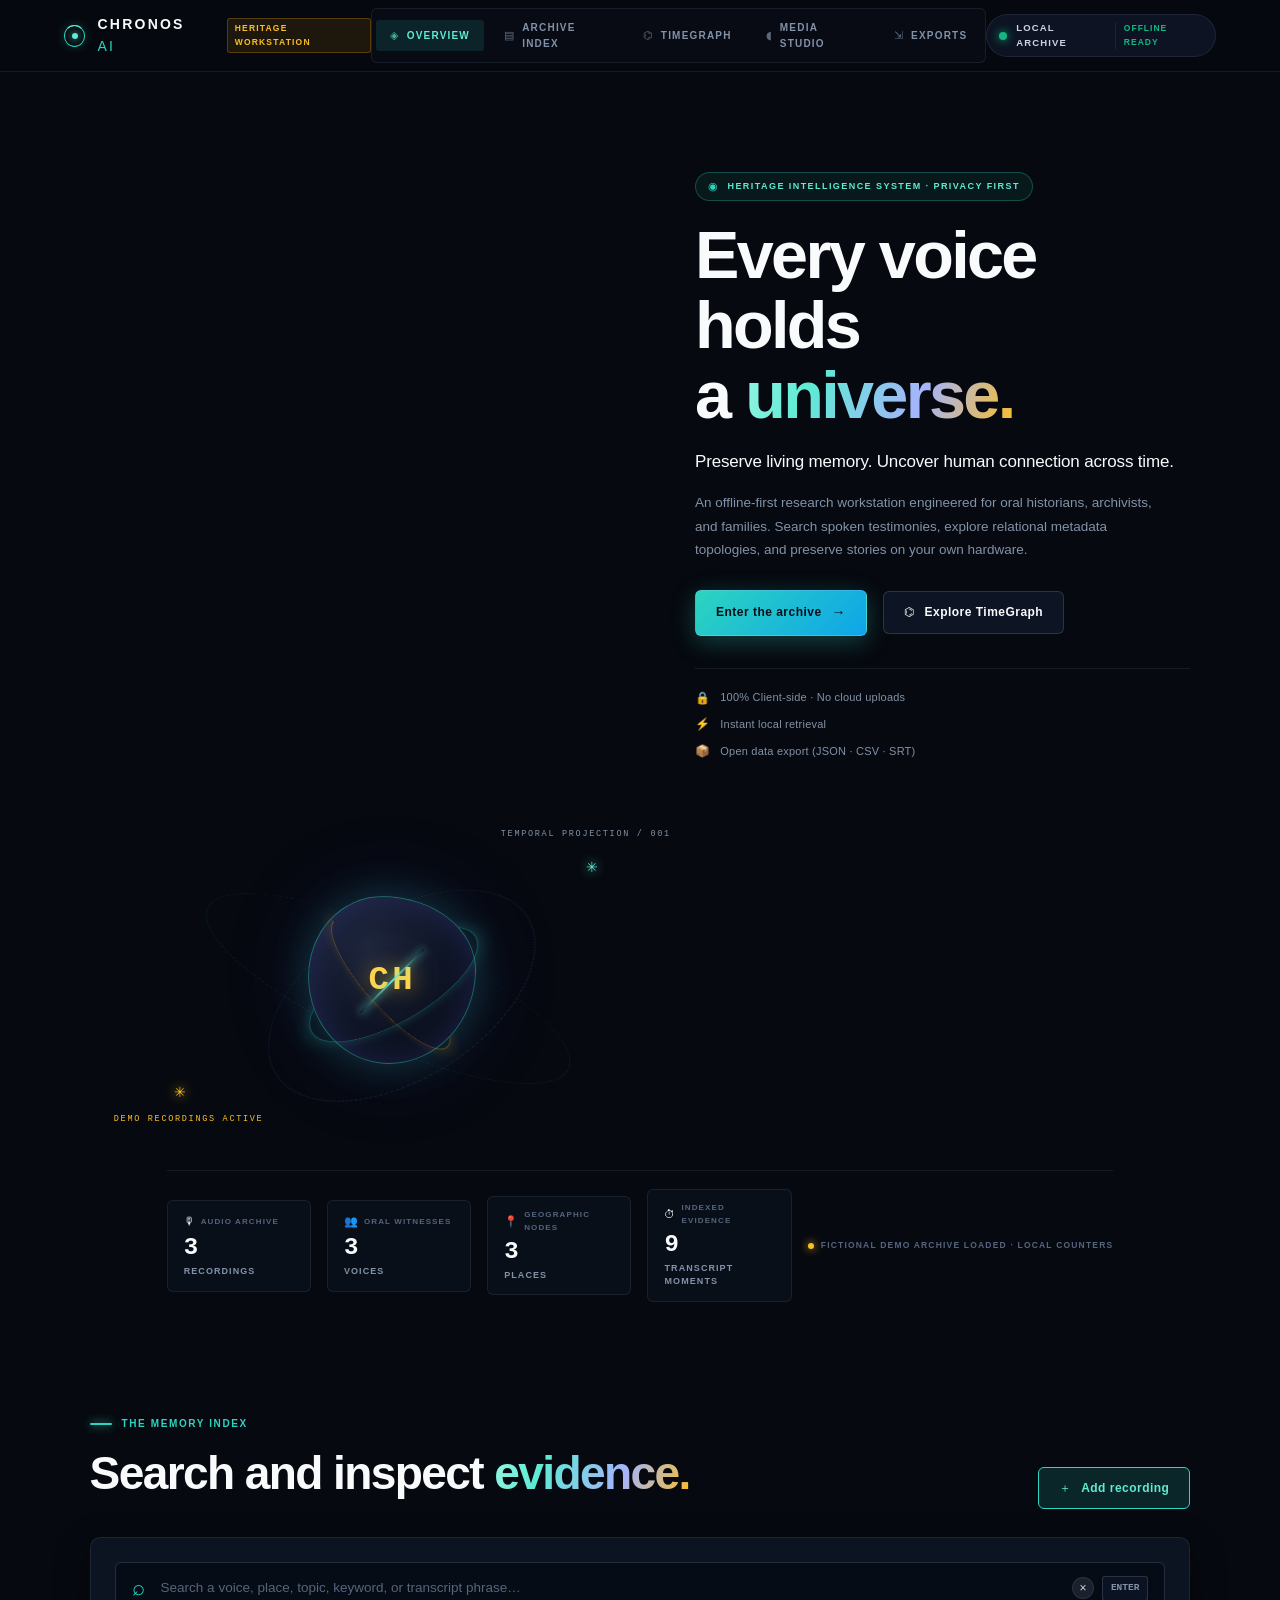
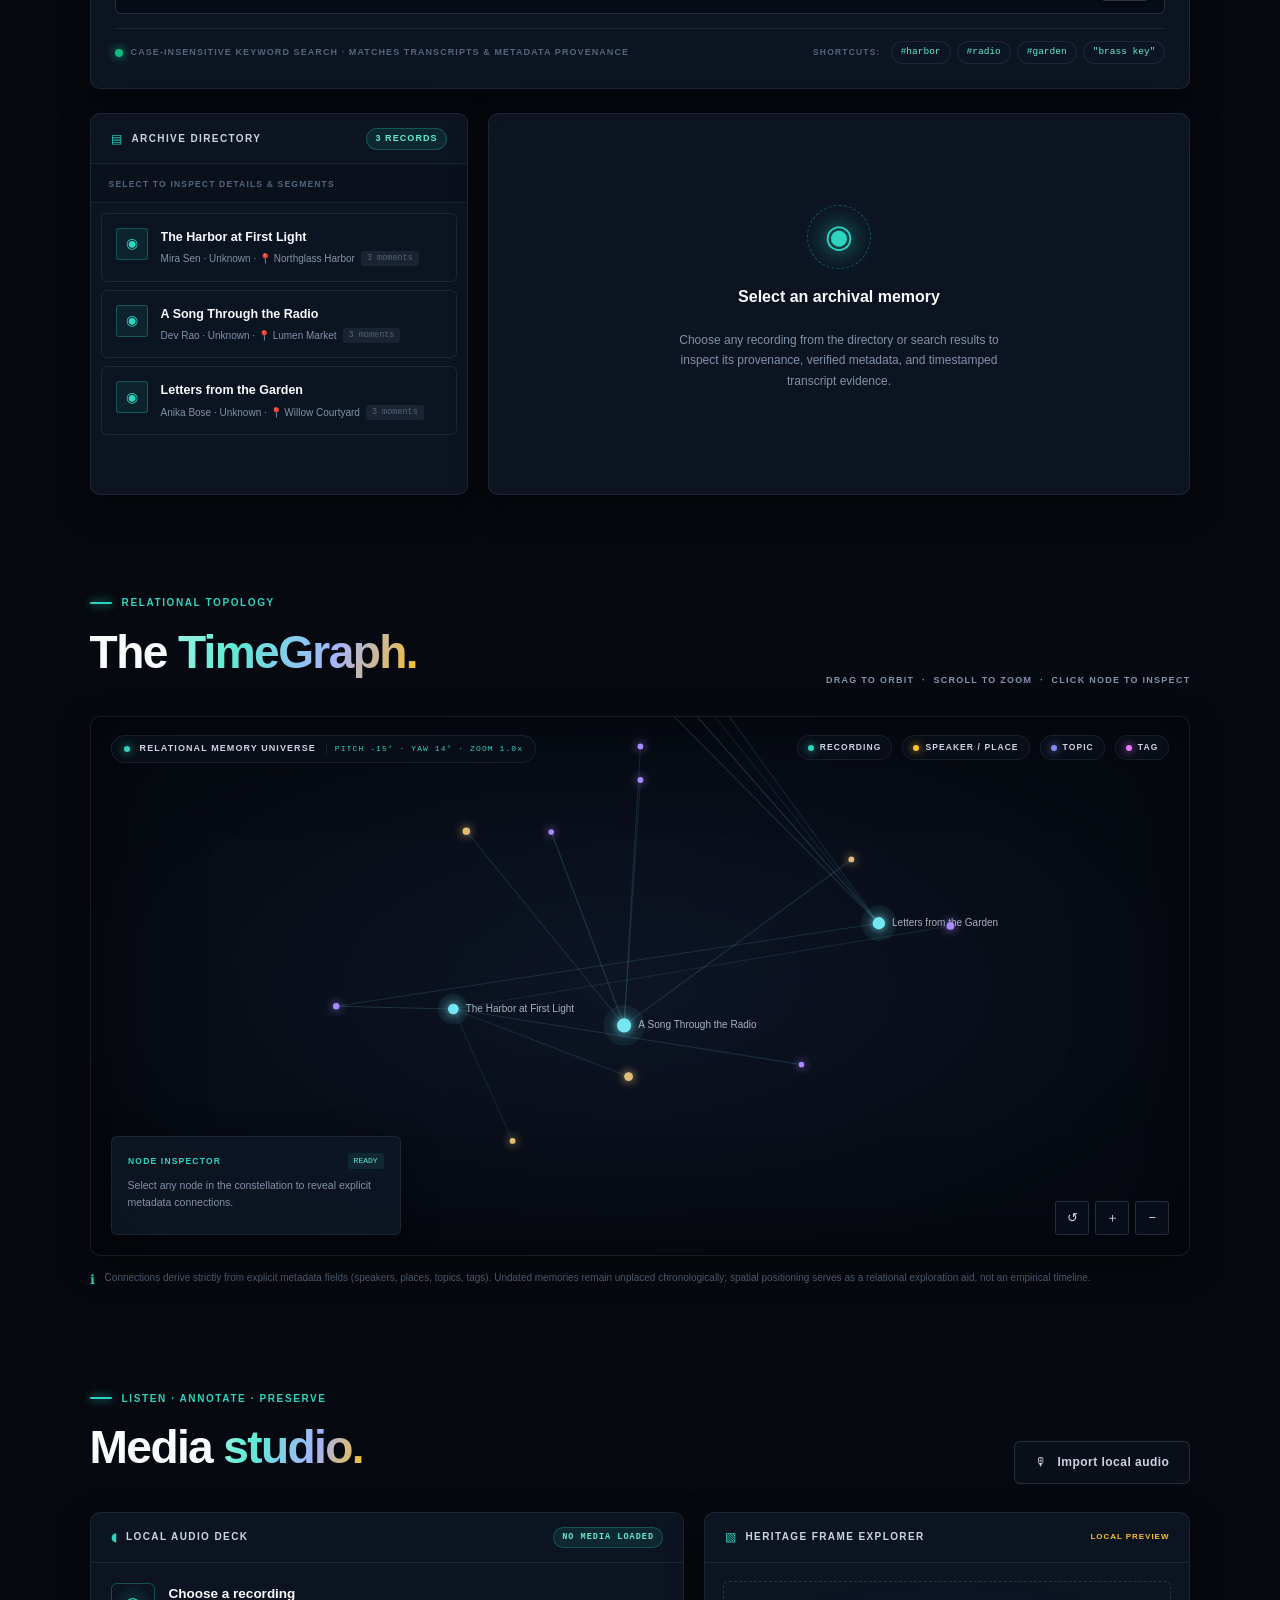
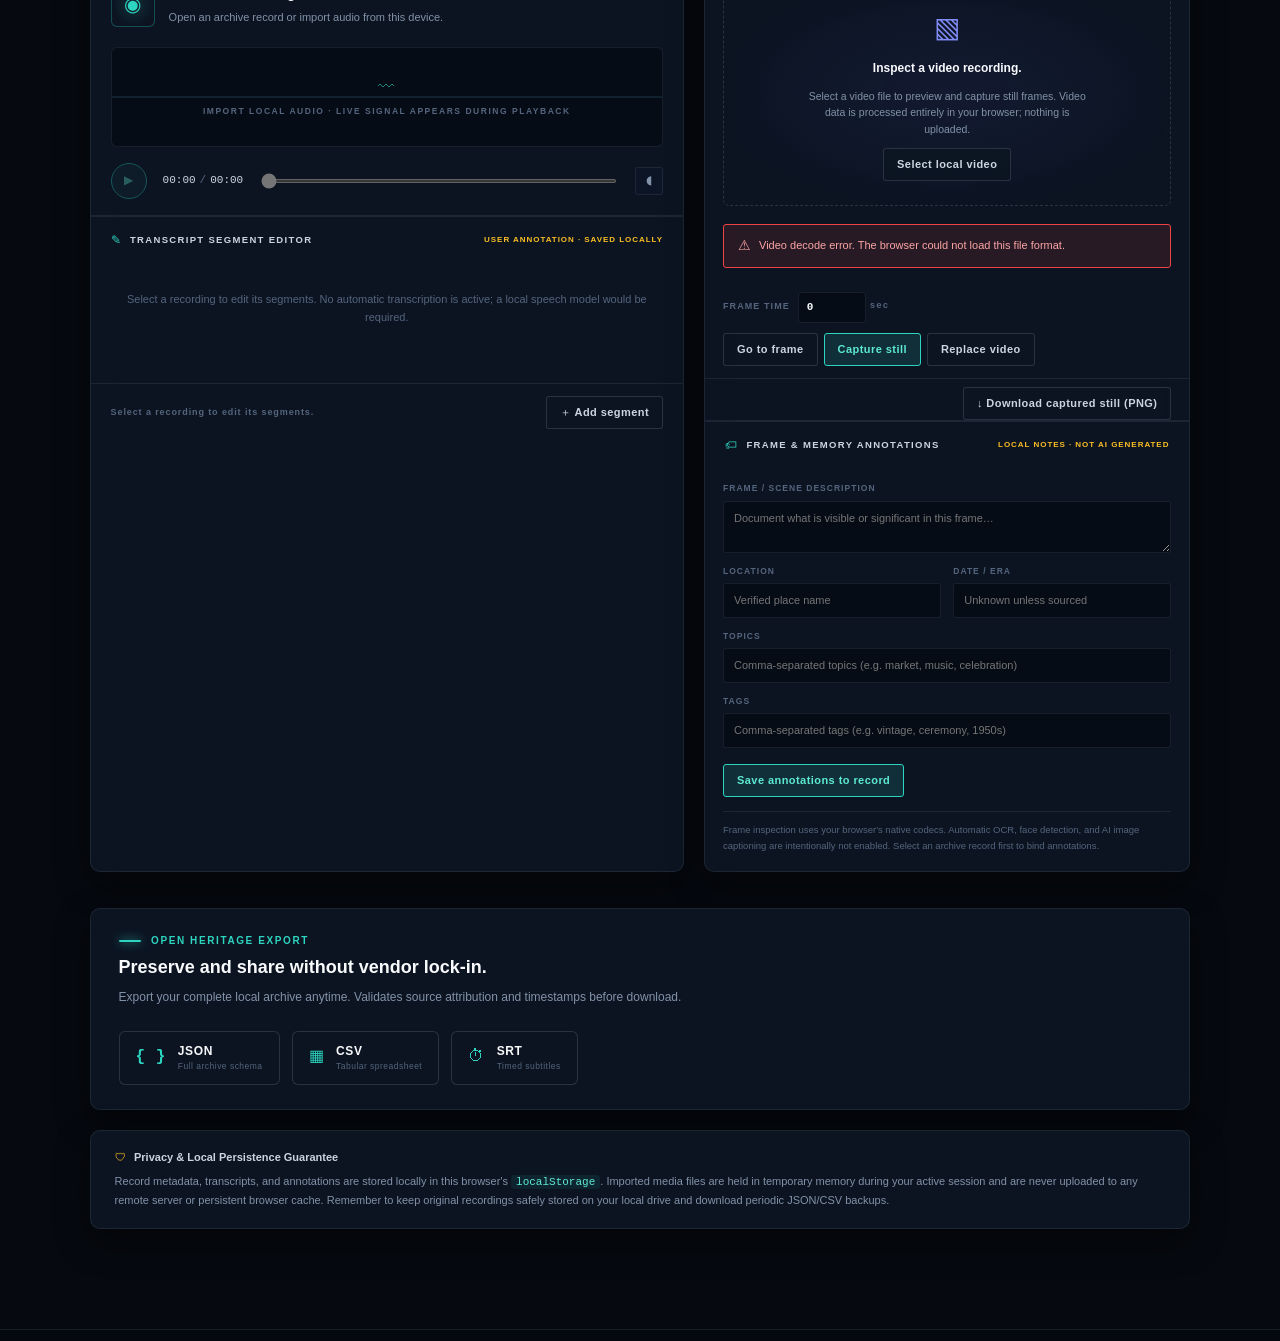
<file: index.html>
<!doctype html>
<html lang="en">
  <head>
    <meta charset="UTF-8">
    <meta name="viewport" content="width=device-width, initial-scale=1">
    <meta name="theme-color" content="#070a12">
    <meta name="description" content="CHRONOS AI — An offline-first professional workstation for exploring, annotating, and preserving oral-history archives and personal heritage recordings.">
    <title>CHRONOS AI — Heritage Intelligence Workstation</title>
    <link rel="icon" type="image/svg+xml" href="data:image/svg+xml,%3Csvg xmlns='http://www.w3.org/2000/svg' viewBox='0 0 32 32'%3E%3Ccircle cx='16' cy='16' r='15' fill='%23070a12' stroke='%2300d4c8' stroke-width='2'/%3E%3Ccircle cx='16' cy='16' r='6' fill='%2300d4c8'/%3E%3Ccircle cx='16' cy='16' r='10' fill='none' stroke='%23f59e0b' stroke-dasharray='3 3' stroke-width='1.5'/%3E%3C/svg%3E">
    <link rel="stylesheet" href="styles.css">
  </head>
  <body>
    <!-- Ambient workstation illumination -->
    <div class="ambient ambient-one" aria-hidden="true"></div>
    <div class="ambient ambient-two" aria-hidden="true"></div>
    <div class="ambient ambient-three" aria-hidden="true"></div>

    <!-- Workstation Topbar Navigation -->
    <header class="topbar">
      <div class="topbar-left">
        <a class="brand" href="#home" aria-label="Chronos AI Workstation Home">
          <span class="brand-radar" aria-hidden="true"><span class="radar-sweep"></span><span class="radar-dot"></span></span>
          <span class="brand-text">CHRONOS<span class="brand-light"> AI</span></span>
          <span class="brand-edition-badge">HERITAGE WORKSTATION</span>
        </a>
      </div>

      <nav class="topnav" aria-label="Workstation primary navigation">
        <a href="#home" class="nav-item"><span class="nav-icon" aria-hidden="true">◈</span> OVERVIEW</a>
        <a href="#archive" class="nav-item active"><span class="nav-icon" aria-hidden="true">▤</span> ARCHIVE INDEX</a>
        <a href="#timegraph" class="nav-item"><span class="nav-icon" aria-hidden="true">⌬</span> TIMEGRAPH</a>
        <a href="#studio" class="nav-item"><span class="nav-icon" aria-hidden="true">◖</span> MEDIA STUDIO</a>
        <a href="#export" class="nav-item"><span class="nav-icon" aria-hidden="true">⇲</span> EXPORTS</a>
      </nav>

      <div class="topbar-right">
        <div class="system-status-chip">
          <span class="status-pulse"><span class="status-dot"></span></span>
          <span class="status-label">LOCAL ARCHIVE</span>
          <span class="status-sub">OFFLINE READY</span>
        </div>
      </div>
    </header>

    <main class="workstation-main">
      <!-- Section: Overview / Hero -->
      <section class="hero" id="home">
        <div class="hero-backdrop" aria-hidden="true"></div>
        <div class="hero-copy">
          <div class="workstation-badge">
            <span class="badge-icon">◉</span>
            <span class="badge-text">HERITAGE INTELLIGENCE SYSTEM · PRIVACY FIRST</span>
          </div>
          <h1>Every voice holds<br>a <span class="gradient-text">universe.</span></h1>
          <p class="hero-subtitle">Preserve living memory. Uncover human connection across time.</p>
          <p class="hero-description">An offline-first research workstation engineered for oral historians, archivists, and families. Search spoken testimonies, explore relational metadata topologies, and preserve stories on your own hardware.</p>
          
          <div class="hero-actions">
            <a class="button button-primary" href="#archive">
              <span>Enter the archive</span>
              <span class="btn-arrow" aria-hidden="true">→</span>
            </a>
            <a class="button button-secondary" href="#timegraph">
              <span class="play-icon" aria-hidden="true">⌬</span>
              <span>Explore TimeGraph</span>
            </a>
          </div>

          <div class="hero-guarantees">
            <div class="guarantee-item">
              <span class="guarantee-icon">🔒</span>
              <span>100% Client-side · No cloud uploads</span>
            </div>
            <div class="guarantee-item">
              <span class="guarantee-icon">⚡</span>
              <span>Instant local retrieval</span>
            </div>
            <div class="guarantee-item">
              <span class="guarantee-icon">📦</span>
              <span>Open data export (JSON · CSV · SRT)</span>
            </div>
          </div>
        </div>

        <div class="hero-visual" aria-label="Interactive 3D Astrolabe digital heritage artifact">
          <div class="hero-orbit orbit-a"></div>
          <div class="hero-orbit orbit-b"></div>
          <div class="artifact">
            <div class="artifact-core">
              <span class="core-logo">CH</span>
              <i class="core-needle"></i>
            </div>
            <span class="artifact-ring ring-one"></span>
            <span class="artifact-ring ring-two"></span>
          </div>
          <span class="orbit-label label-top">TEMPORAL PROJECTION / 001</span>
          <span class="orbit-label label-bottom">DEMO RECORDINGS ACTIVE</span>
          <span class="orbit-cross cross-one">✳</span>
          <span class="orbit-cross cross-two">✳</span>
        </div>

        <!-- Telemetry Stats Cards -->
        <div class="hero-bottom">
          <div class="stat-card">
            <div class="stat-header">
              <span class="stat-icon">🎙</span>
              <span class="stat-tag">AUDIO ARCHIVE</span>
            </div>
            <strong id="stat-records" class="stat-value">—</strong>
            <span class="stat-label">RECORDINGS</span>
          </div>

          <div class="stat-card">
            <div class="stat-header">
              <span class="stat-icon">👥</span>
              <span class="stat-tag">ORAL WITNESSES</span>
            </div>
            <strong id="stat-voices" class="stat-value">—</strong>
            <span class="stat-label">VOICES</span>
          </div>

          <div class="stat-card">
            <div class="stat-header">
              <span class="stat-icon">📍</span>
              <span class="stat-tag">GEOGRAPHIC NODES</span>
            </div>
            <strong id="stat-places" class="stat-value">—</strong>
            <span class="stat-label">PLACES</span>
          </div>

          <div class="stat-card">
            <div class="stat-header">
              <span class="stat-icon">⏱</span>
              <span class="stat-tag">INDEXED EVIDENCE</span>
            </div>
            <strong id="stat-moments" class="stat-value">—</strong>
            <span class="stat-label">TRANSCRIPT MOMENTS</span>
          </div>

          <div class="dataset-note">
            <span class="note-pulse"></span>
            <span>FICTIONAL DEMO ARCHIVE LOADED · LOCAL COUNTERS</span>
          </div>
        </div>
      </section>

      <!-- Section: Archive / Search & Records Workbench -->
      <section class="section archive-section" id="archive">
        <div class="section-heading">
          <div>
            <div class="eyebrow"><span class="eyebrow-line"></span> THE MEMORY INDEX</div>
            <h2>Search and inspect <span class="gradient-text">evidence.</span></h2>
          </div>
          <div class="section-actions">
            <button class="button button-accent" id="add-record">
              <span class="btn-icon">＋</span> Add recording
            </button>
          </div>
        </div>

        <!-- Search Panel -->
        <div class="search-panel glass-panel">
          <div class="search-bar-wrap">
            <label class="search-box" for="search-input">
              <span class="search-icon" aria-hidden="true">⌕</span>
              <input id="search-input" type="search" placeholder="Search a voice, place, topic, keyword, or transcript phrase…" autocomplete="off" spellcheck="false">
              <div class="search-badges">
                <button id="search-clear" class="search-clear-btn" aria-label="Clear search query" title="Clear query (Esc)" hidden>×</button>
                <kbd class="search-kbd">ENTER</kbd>
              </div>
            </label>
          </div>

          <div class="search-filters-bar">
            <div class="search-hint">
              <span class="status-dot"></span>
              <span>CASE-INSENSITIVE KEYWORD SEARCH · MATCHES TRANSCRIPTS &amp; METADATA PROVENANCE</span>
            </div>
            <div class="search-filter-pills" role="group" aria-label="Quick search filters">
              <span class="filter-label">SHORTCUTS:</span>
              <button class="filter-pill" type="button" data-search-term="harbor">#harbor</button>
              <button class="filter-pill" type="button" data-search-term="radio">#radio</button>
              <button class="filter-pill" type="button" data-search-term="garden">#garden</button>
              <button class="filter-pill" type="button" data-search-term="brass key">"brass key"</button>
            </div>
          </div>

          <div class="results" id="search-results" aria-live="polite"></div>
        </div>

        <!-- Archive Workbench Layout -->
        <div class="archive-layout">
          <!-- Record List Panel -->
          <div class="record-list-panel glass-panel">
            <div class="panel-topline">
              <div class="panel-title-group">
                <span class="panel-icon">▤</span>
                <span>ARCHIVE DIRECTORY</span>
              </div>
              <span id="record-count" class="count-pill">0 RECORDS</span>
            </div>
            <div class="record-list-toolbar">
              <span class="toolbar-hint">SELECT TO INSPECT DETAILS &amp; SEGMENTS</span>
            </div>
            <div id="record-list" class="record-list"></div>
          </div>

          <!-- Record Detail Workbench Panel -->
          <article class="record-detail glass-panel" id="record-detail" aria-live="polite">
            <div class="empty-detail">
              <div class="empty-detail-art">
                <span class="empty-glyph">◉</span>
                <span class="empty-halo"></span>
              </div>
              <h3>Select an archival memory</h3>
              <p>Choose any recording from the directory or search results to inspect its provenance, verified metadata, and timestamped transcript evidence.</p>
            </div>
          </article>
        </div>
      </section>

      <!-- Section: TimeGraph 3D Topology -->
      <section class="section graph-section" id="timegraph">
        <div class="section-heading">
          <div>
            <div class="eyebrow"><span class="eyebrow-line"></span> RELATIONAL TOPOLOGY</div>
            <h2>The <span class="gradient-text">TimeGraph.</span></h2>
          </div>
          <div class="graph-hint">
            <span>DRAG TO ORBIT</span> <span class="hint-dot">·</span> 
            <span>SCROLL TO ZOOM</span> <span class="hint-dot">·</span> 
            <span>CLICK NODE TO INSPECT</span>
          </div>
        </div>

        <div class="graph-shell glass-panel">
          <canvas id="graph-canvas" aria-label="Interactive 3D network visualization of archive recordings and metadata relationships. Drag to rotate, scroll to zoom, click to select." tabindex="0"></canvas>
          
          <div class="graph-overlay graph-title">
            <span class="pulse-dot"></span>
            <span class="graph-title-text">RELATIONAL MEMORY UNIVERSE</span>
            <span class="graph-coords-indicator" id="graph-coords">3D PROJECTION ACTIVE</span>
          </div>

          <div class="graph-overlay graph-legend">
            <span class="legend-chip"><i class="legend-record"></i> RECORDING</span>
            <span class="legend-chip"><i class="legend-entity"></i> SPEAKER / PLACE</span>
            <span class="legend-chip"><i class="legend-topic"></i> TOPIC</span>
            <span class="legend-chip"><i class="legend-tag"></i> TAG</span>
          </div>

          <aside class="graph-inspector glass-panel" id="graph-inspector">
            <div class="inspector-header">
              <span class="inspector-label">NODE INSPECTOR</span>
              <span class="inspector-badge">READY</span>
            </div>
            <div class="inspector-body">
              <p>Select any node in the constellation to reveal explicit metadata connections.</p>
            </div>
          </aside>

          <div class="graph-controls">
            <button id="graph-reset" aria-label="Reset TimeGraph view" title="Reset view orientation (↺)">↺</button>
            <button id="graph-zoom-in" aria-label="Zoom in" title="Zoom in (＋)">＋</button>
            <button id="graph-zoom-out" aria-label="Zoom out" title="Zoom out (−)">−</button>
          </div>
        </div>

        <div class="graph-footer-note">
          <span class="info-glyph">ℹ</span>
          <p class="graph-disclaimer">Connections derive strictly from explicit metadata fields (speakers, places, topics, tags). Undated memories remain unplaced chronologically; spatial positioning serves as a relational exploration aid, not an empirical timeline.</p>
        </div>
      </section>

      <!-- Section: Media Studio (Audio & Video) -->
      <section class="section studio-section" id="studio">
        <div class="section-heading">
          <div>
            <div class="eyebrow"><span class="eyebrow-line"></span> LISTEN · ANNOTATE · PRESERVE</div>
            <h2>Media <span class="gradient-text">studio.</span></h2>
          </div>
          <div class="studio-header-actions">
            <label class="button button-outline file-button" for="audio-upload">
              <span class="btn-icon">🎙</span> Import local audio
              <input id="audio-upload" type="file" accept="audio/*" hidden>
            </label>
          </div>
        </div>

        <div class="studio-grid">
          <!-- Audio Deck & Transcript Editor -->
          <div class="audio-panel glass-panel">
            <div class="panel-topline">
              <div class="panel-title-group">
                <span class="panel-icon">◖</span>
                <span>LOCAL AUDIO DECK</span>
              </div>
              <span id="audio-file-label" class="source-status-badge">NO MEDIA LOADED</span>
            </div>

            <div class="audio-deck-body">
              <div class="audio-now">
                <span class="audio-art" aria-hidden="true">◉</span>
                <div class="audio-meta">
                  <h3 id="audio-title">Choose a recording</h3>
                  <p id="audio-description">Open an archive record or import an audio file from this device.</p>
                </div>
              </div>

              <!-- Waveform Visualization -->
              <div class="wave-wrap" title="Click waveform to seek playback position">
                <canvas id="wave-canvas" aria-label="Interactive audio waveform, click to seek position"></canvas>
                <div class="wave-placeholder" id="wave-placeholder">
                  <span class="wave-icon">〰</span>
                  <span>IMPORT LOCAL AUDIO · LIVE SIGNAL APPEARS DURING PLAYBACK</span>
                </div>
              </div>

              <!-- Playback Controls -->
              <div class="audio-controls">
                <button id="play-button" class="play-button" aria-label="Play audio" disabled title="Play / Pause">▶</button>
                <div class="timecode-display">
                  <span id="current-time" class="time-digit">00:00</span>
                  <span class="time-separator">/</span>
                  <span id="duration-time" class="time-digit">00:00</span>
                </div>
                <div class="seek-slider-wrap">
                  <input id="audio-seek" type="range" min="0" max="1000" value="0" aria-label="Seek audio playback" disabled>
                </div>
                <button id="volume-button" class="volume-button" aria-label="Mute audio" title="Toggle audio mute">◖</button>
              </div>

              <audio id="audio-player" preload="metadata"></audio>

              <!-- Transcript Segment Editor -->
              <div class="transcript-section-wrap">
                <div class="transcript-header">
                  <div class="transcript-title-group">
                    <span class="panel-icon">✎</span>
                    <span>TRANSCRIPT SEGMENT EDITOR</span>
                  </div>
                  <span class="annotation-tag">USER ANNOTATION · SAVED LOCALLY</span>
                </div>

                <div id="transcript-editor" class="transcript-editor"></div>

                <div class="transcript-footer">
                  <span id="transcript-status">Select a recording to view and edit its segments.</span>
                  <button id="add-segment" class="button button-outline small-button" disabled>＋ Add segment</button>
                </div>
              </div>
            </div>
          </div>

          <!-- Video Frame Explorer -->
          <div class="video-panel glass-panel">
            <div class="panel-topline">
              <div class="panel-title-group">
                <span class="panel-icon">▧</span>
                <span>HERITAGE FRAME EXPLORER</span>
              </div>
              <span class="annotation-tag">LOCAL PREVIEW</span>
            </div>

            <div class="video-deck-body">
              <label class="video-drop" id="video-drop" for="video-upload">
                <span class="video-symbol" aria-hidden="true">▧</span>
                <strong>Inspect a video recording.</strong>
                <span>Select a video file to preview and capture still frames. Video data is processed entirely in your browser; nothing is uploaded.</span>
                <span class="button button-outline small-button">Select local video</span>
              </label>
              
              <input id="video-upload" type="file" accept="video/*" hidden>

              <!-- Dedicated Video Error Banner -->
              <div id="video-error-notice" class="video-error-notice" hidden role="alert">
                <span class="error-icon">⚠</span>
                <span id="video-error-text">Video decode error. The browser could not load this file format.</span>
              </div>

              <div class="video-player-container">
                <video id="video-player" controls preload="metadata" hidden></video>
              </div>

              <div id="video-tools" class="video-tools" hidden>
                <div class="frame-time-input-group">
                  <label for="frame-time">FRAME TIME</label>
                  <div class="input-with-unit">
                    <input id="frame-time" type="number" min="0" step="0.5" value="0">
                    <span class="unit-label">sec</span>
                  </div>
                </div>
                <div class="video-btn-group">
                  <button id="seek-frame" class="button button-outline small-button">Go to frame</button>
                  <button id="capture-frame" class="button button-accent small-button">Capture still</button>
                  <label class="button button-outline small-button replace-video" for="video-upload">Replace video</label>
                </div>
              </div>

              <div class="captured-frame-wrap">
                <canvas id="frame-canvas" class="frame-canvas" hidden aria-label="Captured video frame still"></canvas>
                <div id="frame-download-wrap" class="frame-download-wrap" hidden>
                  <button id="download-frame-btn" class="button button-outline small-button">↓ Download captured still (PNG)</button>
                </div>
              </div>

              <div class="metadata-editor">
                <div class="transcript-header">
                  <div class="transcript-title-group">
                    <span class="panel-icon">🏷</span>
                    <span>FRAME &amp; MEMORY ANNOTATIONS</span>
                  </div>
                  <span class="annotation-tag">LOCAL NOTES · NOT AI GENERATED</span>
                </div>

                <div class="metadata-form">
                  <label class="form-field">
                    <span>FRAME / SCENE DESCRIPTION</span>
                    <textarea id="video-description" rows="2" placeholder="Document what is visible or significant in this frame…"></textarea>
                  </label>

                  <div class="metadata-row">
                    <label class="form-field">
                      <span>LOCATION</span>
                      <input id="video-place" placeholder="Verified place name">
                    </label>
                    <label class="form-field">
                      <span>DATE / ERA</span>
                      <input id="video-date" placeholder="Unknown unless sourced">
                    </label>
                  </div>

                  <label class="form-field">
                    <span>TOPICS</span>
                    <input id="video-topics" placeholder="Comma-separated topics (e.g. market, music, celebration)">
                  </label>

                  <label class="form-field">
                    <span>TAGS</span>
                    <input id="video-tags" placeholder="Comma-separated tags (e.g. vintage, ceremony, 1950s)">
                  </label>

                  <div class="metadata-form-actions">
                    <button id="save-video-notes" class="button button-accent small-button">Save annotations to record</button>
                  </div>
                </div>

                <p class="privacy-note">Frame inspection uses your browser's native codecs. Automatic OCR, face detection, and AI image captioning are intentionally not enabled. Select an archive record first to bind annotations.</p>
              </div>
            </div>
          </div>
        </div>

        <!-- Section: Open Heritage Export -->
        <div class="export-bar glass-panel" id="export">
          <div class="export-copy">
            <div class="eyebrow"><span class="eyebrow-line"></span> OPEN HERITAGE EXPORT</div>
            <h3>Preserve and share without vendor lock-in.</h3>
            <p>Export your complete local archive anytime. Validates source attribution and timestamps before download.</p>
          </div>
          <div class="export-actions">
            <button data-export="json" class="button button-outline export-button">
              <span class="export-icon">{ }</span>
              <div class="export-btn-text">
                <strong>JSON</strong>
                <span>Full archive schema</span>
              </div>
            </button>
            <button data-export="csv" class="button button-outline export-button">
              <span class="export-icon">▦</span>
              <div class="export-btn-text">
                <strong>CSV</strong>
                <span>Tabular spreadsheet</span>
              </div>
            </button>
            <button data-export="srt" class="button button-outline export-button">
              <span class="export-icon">⏱</span>
              <div class="export-btn-text">
                <strong>SRT</strong>
                <span>Timed subtitles</span>
              </div>
            </button>
          </div>
        </div>

        <div class="storage-card glass-panel">
          <div class="storage-card-header">
            <span class="storage-icon">🛡</span>
            <strong>Privacy &amp; Local Persistence Guarantee</strong>
          </div>
          <p class="storage-note">Record metadata, transcripts, and annotations are stored locally in this browser's <code>localStorage</code>. Imported media files are held in temporary memory during your active session and are never uploaded to any remote server or persistent browser cache. Remember to keep original recordings safely stored on your local drive and download periodic JSON/CSV backups.</p>
        </div>

        <!-- System Toast Container -->
        <div class="toast" id="toast" role="status" aria-live="polite"></div>
      </section>
    </main>

    <!-- Safe Record Delete Confirmation Modal -->
    <div id="delete-confirm-modal" class="modal-backdrop" hidden role="dialog" aria-modal="true" aria-labelledby="modal-title">
      <div class="modal-card glass-panel">
        <div class="modal-header">
          <span class="modal-warning-icon">⚠</span>
          <div>
            <h3 id="modal-title">Confirm Archival Record Removal</h3>
            <p class="modal-subtitle">This action is permanent and applies to your local browser storage.</p>
          </div>
        </div>
        <div class="modal-body">
          <p>Are you sure you want to delete <strong id="delete-target-title">this record</strong>? Associated transcripts and metadata annotations stored on this device will be removed.</p>
        </div>
        <div class="modal-footer">
          <button id="cancel-delete-record" class="button button-outline small-button">Cancel</button>
          <button id="confirm-delete-record" class="button button-danger small-button">Permanently delete</button>
        </div>
      </div>
    </div>

    <!-- Workstation Footer -->
    <footer class="workstation-footer">
      <div class="footer-left">
        <a class="brand footer-brand" href="#home">
          <span class="brand-radar" aria-hidden="true"><span class="radar-dot"></span></span>
          <span>CHRONOS<span class="brand-light"> AI</span></span>
        </a>
        <span class="footer-motto">KEEP THE VOICES THAT MADE US.</span>
      </div>
      <div class="footer-right">
        <span class="footer-pill">LOCAL-FIRST</span>
        <span class="footer-pill">OPEN HERITAGE STANDARDS</span>
        <span class="footer-pill">ZERO TELEMETRY</span>
      </div>
    </footer>

    <!-- Core Archive Dependencies -->
    <script src="data.js"></script>
    <script src="app.js"></script>
  </body>
</html>
</file>
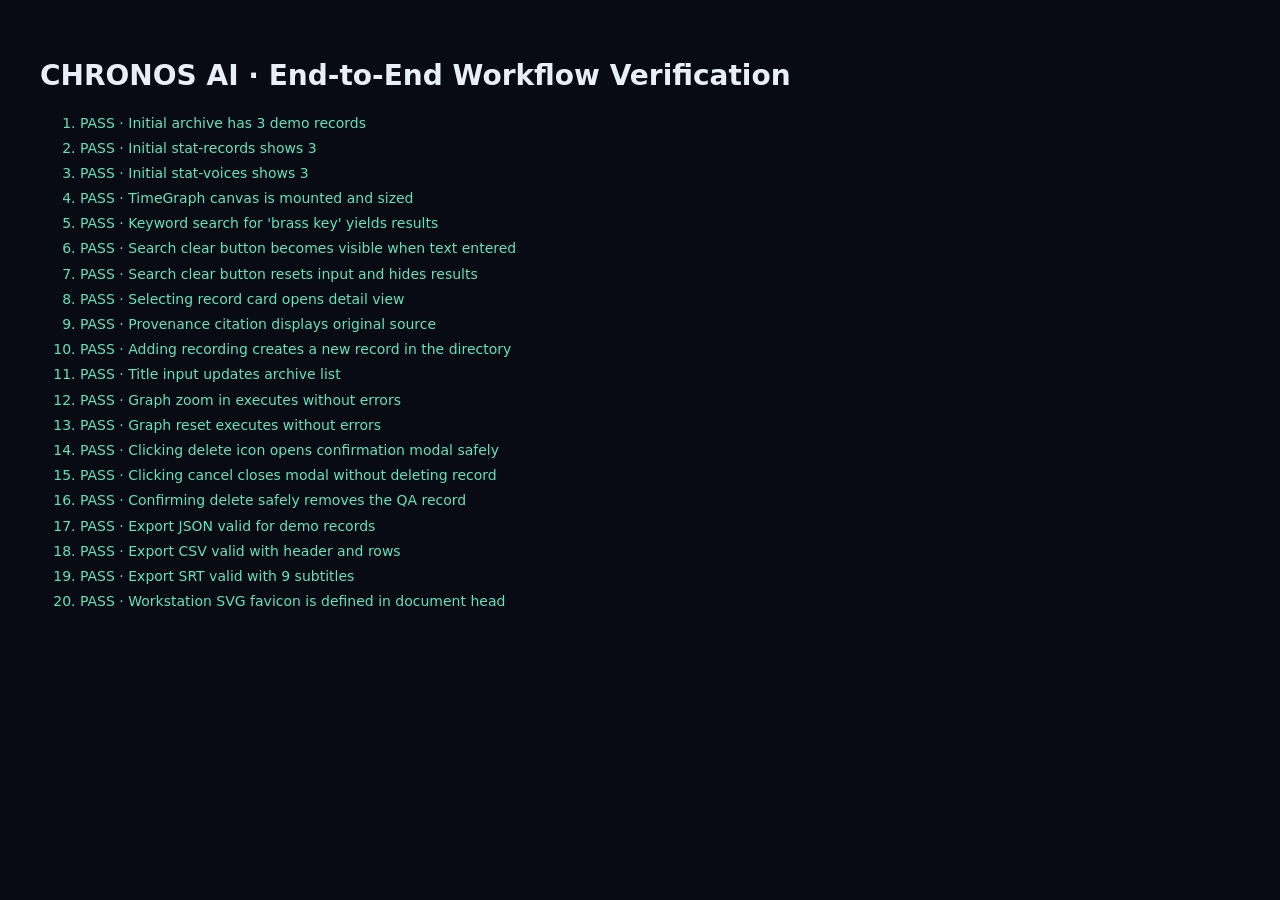
<file: e2e_runner.html>
<!doctype html>
<html lang="en">
  <head>
    <meta charset="utf-8">
    <title>CHRONOS AI · E2E Verification Suite</title>
    <style>
      body { background: #080b14; color: #e8eff8; font: 14px system-ui, sans-serif; padding: 2rem; }
      .pass { color: #63e3bd; } .fail { color: #ff8e8e; }
      ol { line-height: 1.8; }
      iframe { position: absolute; width: 1200px; height: 900px; left: -10000px; }
    </style>
  </head>
  <body>
    <h1>CHRONOS AI · End-to-End Workflow Verification</h1>
    <ol id="results"><li>Initializing test environment…</li></ol>
    <iframe id="app" src="index.html"></iframe>

    <script>
      const results = document.querySelector("#results");
      const report = (label, condition) => {
        const row = document.createElement("li");
        row.className = condition ? "pass" : "fail";
        row.textContent = `${condition ? "PASS" : "FAIL"} · ${label}`;
        results.append(row);
        if (!condition) console.error("Test failed:", label);
        return condition;
      };

      document.querySelector("#app").addEventListener("load", async (event) => {
        results.innerHTML = "";
        const win = event.target.contentWindow;
        const doc = win.document;
        const api = win.CHRONOS;

        try {
          // 1. Initial State Check
          report("Initial archive has 3 demo records", doc.querySelectorAll("#record-list .record-card").length === 3);
          report("Initial stat-records shows 3", doc.querySelector("#stat-records").textContent.trim() === "3");
          report("Initial stat-voices shows 3", doc.querySelector("#stat-voices").textContent.trim() === "3");
          report("TimeGraph canvas is mounted and sized", doc.querySelector("#graph-canvas") !== null);

          // 2. Keyword Search
          const searchInput = doc.querySelector("#search-input");
          searchInput.value = "brass key";
          searchInput.dispatchEvent(new win.Event("input"));
          await new Promise(r => setTimeout(r, 100));
          const searchResults = doc.querySelectorAll("#search-results .result-item");
          report("Keyword search for 'brass key' yields results", searchResults.length > 0);
          report("Search clear button becomes visible when text entered", doc.querySelector("#search-clear").hidden === false);

          // Clear search
          doc.querySelector("#search-clear").click();
          report("Search clear button resets input and hides results", searchInput.value === "" && doc.querySelector("#search-clear").hidden === true);

          // 3. Record Selection & Detail View
          const firstCard = doc.querySelector("#record-list .record-card");
          firstCard.click();
          await new Promise(r => setTimeout(r, 100));
          report("Selecting record card opens detail view", doc.querySelector("#record-detail h3") !== null);
          report("Provenance citation displays original source", doc.querySelector(".detail-source").textContent.includes("ORIGINAL SOURCE"));

          // 4. Record Creation
          const initialCount = doc.querySelectorAll("#record-list .record-card").length;
          doc.querySelector("#add-record").click();
          await new Promise(r => setTimeout(r, 100));
          const newCount = doc.querySelectorAll("#record-list .record-card").length;
          report("Adding recording creates a new record in the directory", newCount === initialCount + 1);

          // 5. Editing Newly Created Record
          const titleInput = doc.querySelector("#record-detail input[data-metadata='title']");
          const sourceInput = doc.querySelector("#record-detail input[data-metadata='source']");
          titleInput.value = "Autonomous QA Verification Record";
          titleInput.dispatchEvent(new win.Event("change", { bubbles: true }));
          sourceInput.value = "qa-evidence-audio.wav";
          sourceInput.dispatchEvent(new win.Event("change", { bubbles: true }));
          await new Promise(r => setTimeout(r, 100));
          
          report("Title input updates archive list", doc.querySelector("#record-list .record-card.active strong").textContent.includes("Autonomous QA Verification Record"));

          // 6. TimeGraph Interaction
          const zoomInBtn = doc.querySelector("#graph-zoom-in");
          const resetBtn = doc.querySelector("#graph-reset");
          zoomInBtn.click();
          report("Graph zoom in executes without errors", true);
          resetBtn.click();
          report("Graph reset executes without errors", true);

          // 7. Safe Delete Modal
          const deleteBtn = doc.querySelector("#record-detail [data-delete-record]");
          deleteBtn.click();
          await new Promise(r => setTimeout(r, 100));
          const modal = doc.querySelector("#delete-confirm-modal");
          report("Clicking delete icon opens confirmation modal safely", modal && modal.hidden === false);
          
          // Test cancel
          doc.querySelector("#cancel-delete-record").click();
          report("Clicking cancel closes modal without deleting record", modal.hidden === true && doc.querySelectorAll("#record-list .record-card").length === newCount);

          // Re-open modal and confirm delete to clean up QA record
          deleteBtn.click();
          await new Promise(r => setTimeout(r, 100));
          doc.querySelector("#confirm-delete-record").click();
          await new Promise(r => setTimeout(r, 100));
          const cleanedCount = doc.querySelectorAll("#record-list .record-card").length;
          report("Confirming delete safely removes the QA record", cleanedCount === initialCount);

          // 8. Open Heritage Exports
          const exportJson = api.toJson(win.CHRONOS_DEMO);
          report("Export JSON valid for demo records", JSON.parse(exportJson).records.length === 3);
          const exportCsv = api.toCsv(win.CHRONOS_DEMO);
          report("Export CSV valid with header and rows", exportCsv.includes("record_id") && exportCsv.includes("rec-harbor"));
          const exportSrt = api.toSrt(win.CHRONOS_DEMO);
          report("Export SRT valid with 9 subtitles", exportSrt.includes("-->") && exportSrt.split("\n\n").length >= 9);

          // 9. Workstation Favicon Verification
          const favicon = doc.querySelector("link[rel='icon']");
          report("Workstation SVG favicon is defined in document head", favicon !== null && favicon.href.startsWith("data:image/svg+xml"));

          console.log("ALL E2E WORKFLOW CHECKS COMPLETED SUCCESSFULLY!");
        } catch (err) {
          console.error("E2E Test Error:", err);
          report(`E2E SUITE ERROR: ${err.message}`, false);
        }
      }, { once: true });
    </script>
  </body>
</html>
</file>
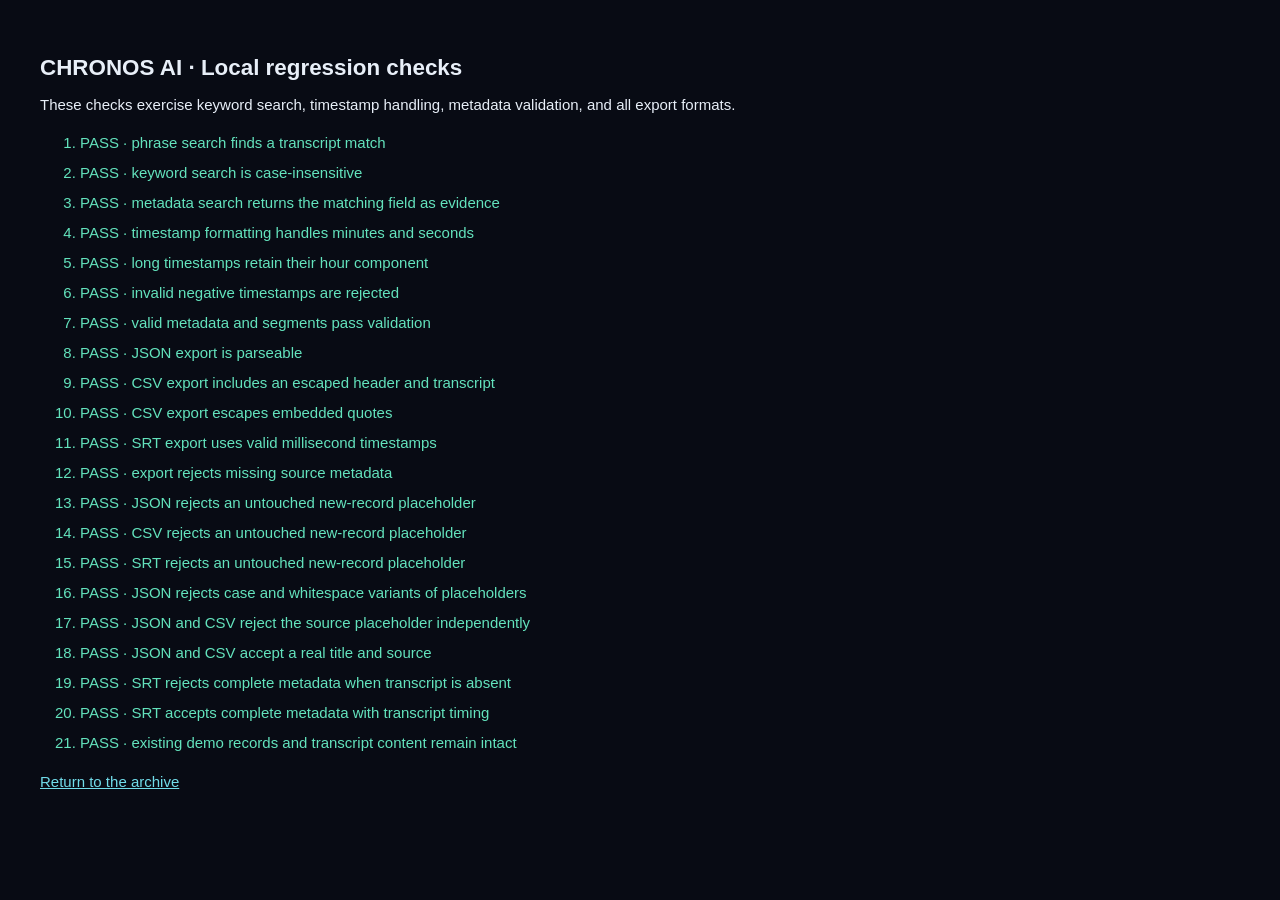
<file: tests.html>
<!doctype html>
<html lang="en">
  <head>
    <meta charset="utf-8">
    <meta name="viewport" content="width=device-width, initial-scale=1">
    <title>CHRONOS AI · Local checks</title>
    <style>
      body { background: #080b14; color: #e8eff8; font: 15px "Segoe UI", sans-serif; padding: 2rem; }
      h1 { font-size: 1.4rem; } #results { line-height: 2; } iframe { position: absolute; width: 1px; height: 1px; left: -10000px; }
      .pass { color: #63e3bd; } .fail { color: #ff8e8e; } a { color: #71dcea; }
    </style>
  </head>
  <body>
    <h1>CHRONOS AI · Local regression checks</h1>
    <p>These checks exercise keyword search, timestamp handling, metadata validation, and all export formats.</p>
    <ol id="results"><li>Loading application…</li></ol>
    <p><a href="index.html">Return to the archive</a></p>
    <iframe id="app" src="index.html" title="Application under test"></iframe>
    <script>
      const results = document.querySelector("#results");
      const test = (label, condition) => {
        const row = document.createElement("li");
        row.className = condition ? "pass" : "fail";
        row.textContent = `${condition ? "PASS" : "FAIL"} · ${label}`;
        results.append(row);
        if (!condition) throw new Error(label);
      };
      document.querySelector("#app").addEventListener("load", (event) => {
        try {
          results.innerHTML = "";
          const api = event.target.contentWindow.CHRONOS;
          const record = {
            id: "test-1", title: "Test Memory", source: "test.wav",
            speaker: "Test Speaker", place: "Test Place", date: "",
            language: "English", topics: ["test"], tags: [], description: "",
            segments: [{ start: 62.25, end: 65.5, text: "A test phrase for the archive." }]
          };
          const placeholder = {
            ...record, id: "draft-1", title: "Untitled memory",
            source: "Source not specified", segments: []
          };
          const normalizedPlaceholder = {
            ...record, id: "draft-2", title: "  uNTITLED MEMORY  ",
            source: "  SOURCE NOT SPECIFIED  "
          };
          const placeholderSource = { ...record, source: "Source not specified" };
          const completeWithoutTranscript = { ...record, segments: [] };
          const rejects = (operation, message) => {
            try { operation(); return false; }
            catch (error) { return !message || error.message.includes(message); }
          };
          test("phrase search finds a transcript match", api.searchRecords("brass key").some((match) => match.segment?.text.includes("brass key")));
          test("keyword search is case-insensitive", api.searchRecords("HARBOR").length === 1);
          test("metadata search returns the matching field as evidence", api.searchRecords("Willow Courtyard").some((match) => match.excerpt === "Place: Willow Courtyard" && match.reason === "Matched place"));
          test("timestamp formatting handles minutes and seconds", api.formatTime(125) === "02:05");
          test("long timestamps retain their hour component", api.formatTime(3605) === "01:00:05");
          test("invalid negative timestamps are rejected", !api.validRecords([{ ...record, segments: [{ start: -1, end: 2, text: "bad" }] }]));
          test("valid metadata and segments pass validation", api.validRecords([record]));
          test("JSON export is parseable", JSON.parse(api.toJson([record])).records[0].id === "test-1");
          test("CSV export includes an escaped header and transcript", api.toCsv([record]).includes('"segment_start_seconds"') && api.toCsv([record]).includes("A test phrase"));
          test("CSV export escapes embedded quotes", api.toCsv([{ ...record, title: 'The "Quoted" Memory' }]).includes('"The ""Quoted"" Memory"'));
          test("SRT export uses valid millisecond timestamps", api.toSrt([record]).includes("00:01:02,250 --> 00:01:05,500"));
          test("export rejects missing source metadata", (() => { try { api.toCsv([{ ...record, source: "" }]); return false; } catch { return true; } })());
          test("JSON rejects an untouched new-record placeholder", rejects(() => api.toJson([placeholder]), "real title"));
          test("CSV rejects an untouched new-record placeholder", rejects(() => api.toCsv([placeholder]), "real title"));
          test("SRT rejects an untouched new-record placeholder", rejects(() => api.toSrt([placeholder]), "real title"));
          test("JSON rejects case and whitespace variants of placeholders", rejects(() => api.toJson([normalizedPlaceholder]), "real title"));
          test("JSON and CSV reject the source placeholder independently", rejects(() => api.toJson([placeholderSource]), "real source") && rejects(() => api.toCsv([placeholderSource]), "real source"));
          test("JSON and CSV accept a real title and source", (() => {
            try {
              return JSON.parse(api.toJson([record])).records[0].title === "Test Memory" &&
                api.toCsv([record]).includes('"Test Memory"') &&
                api.toCsv([record]).includes('"test.wav"');
            } catch { return false; }
          })());
          test("SRT rejects complete metadata when transcript is absent", rejects(() => api.toSrt([completeWithoutTranscript]), "no transcript segments"));
          test("SRT accepts complete metadata with transcript timing", api.toSrt([record]).includes("00:01:02,250 --> 00:01:05,500"));
          const demos = event.target.contentWindow.CHRONOS_DEMO;
          test("existing demo records and transcript content remain intact", (() => {
            const ids = demos.map((item) => item.id);
            const segmentCount = demos.reduce((count, item) => count + item.segments.length, 0);
            const exported = JSON.parse(api.toJson(demos)).records;
            return JSON.stringify(exported) === JSON.stringify(demos) &&
              ids.join(",") === "rec-harbor,rec-radio,rec-garden" &&
              segmentCount === 9 &&
              demos[0].source === "demo-harbor-interview.wav" &&
              demos[0].segments[1].text === "My mother kept the old brass key in her coat, even after we had found a room." &&
              demos[2].segments[2].text === "The paper has faded, but the handwriting still sounds like her voice to me.";
          })());
        } catch (error) {
          const row = document.createElement("li");
          row.className = "fail";
          row.textContent = `CHECK RUN STOPPED · ${error.message}`;
          results.append(row);
          console.error(error);
        }
      }, { once: true });
    </script>
  </body>
</html>
</file>
<file: styles.css>
:root {
  color-scheme: dark;
  --bg-base: #06090f;
  --bg-surface-1: #0b111d;
  --bg-surface-2: #101828;
  --bg-surface-3: #162135;
  --bg-surface-elevated: #1a273f;
  --bg-glass: rgba(12, 18, 30, 0.82);
  --bg-glass-card: rgba(16, 25, 42, 0.72);
  --bg-glass-input: rgba(6, 10, 18, 0.65);
  
  --border-subtle: rgba(148, 163, 184, 0.12);
  --border-medium: rgba(148, 163, 184, 0.22);
  --border-accent: rgba(45, 212, 191, 0.38);
  --border-amber: rgba(245, 158, 11, 0.38);
  
  --teal-300: #5eead4;
  --teal-400: #2dd4bf;
  --teal-500: #00d4c8;
  --teal-glow: rgba(45, 212, 191, 0.22);
  
  --amber-300: #fcd34d;
  --amber-400: #fbbf24;
  --amber-500: #f59e0b;
  --amber-glow: rgba(245, 158, 11, 0.2);

  --indigo-300: #a5b4fc;
  --indigo-400: #818cf8;
  --orchid-400: #e879f9;
  --danger-400: #f87171;
  --danger-500: #ef4444;

  --text-primary: #f8fafc;
  --text-secondary: #cbd5e1;
  --text-muted: #8292a8;
  --text-dim: #54657d;

  --font-sans: -apple-system, BlinkMacSystemFont, "Segoe UI", Roboto, "Inter", "Helvetica Neue", Arial, sans-serif;
  --font-mono: ui-monospace, "Cascadia Code", "Fira Code", "JetBrains Mono", Consolas, monospace;

  --radius-xs: 3px;
  --radius-sm: 6px;
  --radius-md: 10px;
  --radius-lg: 14px;
  --radius-pill: 9999px;

  --shadow-subtle: 0 4px 20px rgba(0, 0, 0, 0.35);
  --shadow-card: 0 12px 35px rgba(0, 0, 0, 0.45);
  --shadow-glow: 0 0 25px rgba(45, 212, 191, 0.18);
  
  font-family: var(--font-sans);
  font-synthesis: none;
  text-rendering: optimizeLegibility;
  -webkit-font-smoothing: antialiased;
}

*, *::before, *::after {
  box-sizing: border-box;
}

html {
  scroll-behavior: smooth;
  scroll-padding-top: 86px;
  background-color: var(--bg-base);
}

body {
  margin: 0;
  min-width: 320px;
  background: var(--bg-base);
  color: var(--text-primary);
  overflow-x: hidden;
  font-size: 14px;
  line-height: 1.55;
}

/* Futuristic Subtle Background Texture */
body::before {
  position: fixed;
  inset: 0;
  z-index: -3;
  content: "";
  pointer-events: none;
  background: 
    radial-gradient(circle at 50% 0%, rgba(20, 32, 55, 0.45) 0%, transparent 60%),
    radial-gradient(circle at 85% 35%, rgba(13, 24, 45, 0.3) 0%, transparent 50%),
    linear-gradient(180deg, #06090f 0%, #080c16 40%, #060910 100%);
}

body::after {
  position: fixed;
  inset: 0;
  z-index: -2;
  content: "";
  pointer-events: none;
  background-image: 
    linear-gradient(rgba(148, 163, 184, 0.02) 1px, transparent 1px),
    linear-gradient(90deg, rgba(148, 163, 184, 0.02) 1px, transparent 1px);
  background-size: 40px 40px;
  mask-image: radial-gradient(ellipse at 50% 30%, black 20%, transparent 80%);
}

/* Ambient workstation lights */
.ambient {
  position: fixed;
  border-radius: 50%;
  filter: blur(140px);
  opacity: 0.12;
  pointer-events: none;
  z-index: -1;
}
.ambient-one {
  width: 500px;
  height: 500px;
  background: var(--teal-500);
  top: 10%;
  left: -200px;
}
.ambient-two {
  width: 480px;
  height: 480px;
  background: var(--indigo-400);
  top: 45%;
  right: -200px;
}
.ambient-three {
  width: 400px;
  height: 400px;
  background: var(--amber-500);
  bottom: 5%;
  left: 25%;
  opacity: 0.07;
}

a {
  color: inherit;
  text-decoration: none;
}

button, input, textarea {
  font: inherit;
}

button {
  color: inherit;
  background: transparent;
  border: none;
  cursor: pointer;
}

/* Accessible focus ring */
button:focus-visible, 
a:focus-visible, 
input:focus-visible, 
textarea:focus-visible, 
canvas:focus-visible,
[tabindex="0"]:focus-visible {
  outline: 2px solid var(--teal-400) !important;
  outline-offset: 3px !important;
  box-shadow: 0 0 14px var(--teal-glow) !important;
}

/* Glass Panels */
.glass-panel {
  background: var(--bg-glass-card);
  border: 1px solid var(--border-subtle);
  border-radius: var(--radius-md);
  backdrop-filter: blur(18px);
  -webkit-backdrop-filter: blur(18px);
  box-shadow: var(--shadow-card);
  position: relative;
  transition: border-color 0.25s ease, box-shadow 0.25s ease;
}

.glass-panel:hover {
  border-color: rgba(148, 163, 184, 0.2);
}

/* Topbar Navigation */
.topbar {
  position: sticky;
  top: 0;
  height: 72px;
  padding: 0 5%;
  display: flex;
  align-items: center;
  justify-content: space-between;
  border-bottom: 1px solid var(--border-subtle);
  z-index: 100;
  background: rgba(6, 9, 15, 0.85);
  backdrop-filter: blur(20px);
  -webkit-backdrop-filter: blur(20px);
}

.topbar-left {
  display: flex;
  align-items: center;
  gap: 16px;
}

.brand {
  display: inline-flex;
  align-items: center;
  gap: 12px;
  font-size: 14px;
  font-weight: 700;
  letter-spacing: 0.12em;
  color: var(--text-primary);
}

.brand-radar {
  position: relative;
  width: 22px;
  height: 22px;
  border-radius: 50%;
  border: 1.5px solid var(--teal-400);
  display: grid;
  place-items: center;
  box-shadow: 0 0 12px var(--teal-glow);
}

.radar-dot {
  width: 6px;
  height: 6px;
  border-radius: 50%;
  background: var(--teal-300);
  box-shadow: 0 0 8px var(--teal-300);
}

.radar-sweep {
  position: absolute;
  inset: -1px;
  border-radius: 50%;
  border: 1.5px solid transparent;
  border-top-color: var(--teal-300);
  animation: radar-spin 3s linear infinite;
}

@keyframes radar-spin {
  to { transform: rotate(360deg); }
}

.brand-text {
  font-weight: 800;
  letter-spacing: 0.16em;
}

.brand-light {
  color: var(--teal-400);
  font-weight: 400;
  margin-left: 2px;
}

.brand-edition-badge {
  font-size: 8.5px;
  letter-spacing: 0.14em;
  font-weight: 600;
  color: var(--amber-400);
  background: rgba(245, 158, 11, 0.1);
  border: 1px solid rgba(245, 158, 11, 0.28);
  padding: 3px 7px;
  border-radius: var(--radius-xs);
  margin-left: 8px;
}

/* Navigation Links */
.topnav {
  display: flex;
  align-items: center;
  gap: 6px;
  background: rgba(11, 16, 27, 0.6);
  padding: 4px;
  border-radius: var(--radius-sm);
  border: 1px solid var(--border-subtle);
}

.nav-item {
  display: inline-flex;
  align-items: center;
  gap: 7px;
  padding: 7px 14px;
  font-size: 10px;
  font-weight: 600;
  letter-spacing: 0.12em;
  color: var(--text-muted);
  border-radius: var(--radius-xs);
  transition: all 0.2s ease;
}

.nav-item .nav-icon {
  font-size: 11px;
  opacity: 0.7;
}

.nav-item:hover {
  color: var(--text-primary);
  background: rgba(45, 212, 191, 0.08);
}

.nav-item:active, .nav-item.active {
  color: var(--teal-300);
  background: rgba(45, 212, 191, 0.12);
}

/* System Status Chip */
.topbar-right {
  display: flex;
  align-items: center;
  gap: 14px;
}

.system-status-chip {
  display: inline-flex;
  align-items: center;
  gap: 9px;
  background: rgba(16, 25, 42, 0.75);
  border: 1px solid var(--border-subtle);
  padding: 6px 12px;
  border-radius: var(--radius-pill);
}

.status-pulse {
  display: inline-flex;
  position: relative;
  width: 8px;
  height: 8px;
}

.status-dot {
  width: 8px;
  height: 8px;
  border-radius: 50%;
  background: #10b981;
  box-shadow: 0 0 10px #10b981;
}

.status-label {
  font-size: 9.5px;
  font-weight: 700;
  letter-spacing: 0.12em;
  color: var(--text-secondary);
}

.status-sub {
  font-size: 8.5px;
  font-weight: 600;
  letter-spacing: 0.12em;
  color: #10b981;
  border-left: 1px solid var(--border-subtle);
  padding-left: 8px;
}

/* Buttons */
.button {
  cursor: pointer;
  border: 1px solid transparent;
  border-radius: var(--radius-sm);
  padding: 11px 20px;
  font-size: 12px;
  font-weight: 600;
  letter-spacing: 0.04em;
  display: inline-flex;
  gap: 10px;
  align-items: center;
  justify-content: center;
  transition: all 0.22s var(--font-sans);
  user-select: none;
}

.button:hover {
  transform: translateY(-1.5px);
}

.button:active {
  transform: translateY(0);
}

.button-primary {
  background: linear-gradient(135deg, var(--teal-400), #0ea5e9);
  color: #041017;
  font-weight: 700;
  box-shadow: 0 6px 24px rgba(45, 212, 191, 0.28);
  border-color: rgba(255, 255, 255, 0.15);
}

.button-primary:hover {
  box-shadow: 0 8px 30px rgba(45, 212, 191, 0.42);
  filter: brightness(1.06);
}

.button-secondary {
  background: rgba(16, 24, 40, 0.85);
  border: 1px solid var(--border-medium);
  color: var(--text-primary);
}

.button-secondary:hover {
  border-color: var(--teal-400);
  background: rgba(45, 212, 191, 0.08);
}

.button-accent {
  background: rgba(45, 212, 191, 0.14);
  border: 1px solid var(--teal-400);
  color: var(--teal-300);
}

.button-accent:hover {
  background: rgba(45, 212, 191, 0.24);
  box-shadow: 0 0 16px var(--teal-glow);
}

.button-outline {
  border-color: var(--border-medium);
  background: rgba(13, 20, 33, 0.6);
  color: var(--text-secondary);
}

.button-outline:hover {
  border-color: var(--teal-400);
  background: rgba(45, 212, 191, 0.08);
  color: var(--text-primary);
}

.button-danger {
  background: rgba(239, 68, 68, 0.15);
  border: 1px solid var(--danger-500);
  color: #fca5a5;
}

.button-danger:hover {
  background: rgba(239, 68, 68, 0.3);
  box-shadow: 0 0 16px rgba(239, 68, 68, 0.35);
}

.small-button {
  font-size: 11px;
  padding: 7px 13px;
  border-radius: var(--radius-xs);
  gap: 6px;
}

.file-button {
  cursor: pointer;
}

/* Eyebrow & Badges */
.eyebrow {
  color: var(--teal-400);
  display: flex;
  align-items: center;
  gap: 10px;
  font-size: 10px;
  font-weight: 700;
  letter-spacing: 0.16em;
  margin-bottom: 6px;
}

.eyebrow-line {
  display: inline-block;
  width: 22px;
  height: 2px;
  background: var(--teal-400);
  box-shadow: 0 0 10px var(--teal-400);
  border-radius: 1px;
}

/* Hero Section */
.hero {
  position: relative;
  min-height: 660px;
  padding: 100px 7% 120px;
  display: grid;
  grid-template-columns: 1.1fr 0.9fr;
  align-items: center;
  overflow: hidden;
}

.hero-copy {
  z-index: 2;
}

.workstation-badge {
  display: inline-flex;
  align-items: center;
  gap: 8px;
  background: rgba(45, 212, 191, 0.08);
  border: 1px solid rgba(45, 212, 191, 0.28);
  padding: 5px 12px;
  border-radius: var(--radius-pill);
  font-size: 9px;
  letter-spacing: 0.16em;
  font-weight: 700;
  color: var(--teal-300);
  margin-bottom: 20px;
}

.badge-icon {
  font-size: 11px;
  color: var(--teal-400);
}

h1 {
  font-size: clamp(44px, 5.2vw, 76px);
  line-height: 1.05;
  letter-spacing: -0.04em;
  font-weight: 700;
  margin: 0 0 18px;
  color: var(--text-primary);
}

.gradient-text {
  background: linear-gradient(110deg, #99f6e4 0%, var(--teal-300) 25%, #a5b4fc 65%, var(--amber-400) 100%);
  -webkit-background-clip: text;
  background-clip: text;
  color: transparent;
}

.hero-subtitle {
  color: var(--text-primary);
  font-size: 17px;
  font-weight: 500;
  margin: 0 0 16px;
  letter-spacing: -0.01em;
}

.hero-description {
  max-width: 480px;
  color: var(--text-muted);
  line-height: 1.75;
  font-size: 13.5px;
  margin: 0 0 28px;
}

.hero-actions {
  display: flex;
  align-items: center;
  gap: 16px;
  margin-bottom: 32px;
}

.btn-arrow {
  font-size: 14px;
  transition: transform 0.2s ease;
}

.button-primary:hover .btn-arrow {
  transform: translateX(4px);
}

.hero-guarantees {
  display: flex;
  flex-direction: column;
  gap: 8px;
  border-top: 1px solid var(--border-subtle);
  padding-top: 20px;
}

.guarantee-item {
  display: flex;
  align-items: center;
  gap: 10px;
  color: var(--text-muted);
  font-size: 11px;
  letter-spacing: 0.02em;
}

.guarantee-icon {
  font-size: 12px;
}

/* 3D Astrolabe Hero Visual */
.hero-visual {
  position: relative;
  height: 440px;
  display: grid;
  place-items: center;
  perspective: 800px;
}

.artifact {
  width: 220px;
  height: 220px;
  position: relative;
  transform-style: preserve-3d;
  animation: artifact-float 7s ease-in-out infinite;
}

.artifact-core {
  position: absolute;
  inset: 26px;
  display: grid;
  place-items: center;
  background: radial-gradient(circle at 35% 30%, #1e263d, #0f1525 50%, #070b14 80%);
  border: 1.5px solid rgba(45, 212, 191, 0.45);
  border-radius: 44% 56% 52% 48% / 48% 44% 56% 52%;
  box-shadow: 
    inset 0 0 32px rgba(99, 102, 241, 0.25),
    0 0 40px rgba(45, 212, 191, 0.22),
    0 0 90px rgba(79, 70, 229, 0.18);
  animation: artifact-morph 14s linear infinite;
}

.core-logo {
  font-size: 34px;
  font-weight: 800;
  color: var(--amber-300);
  letter-spacing: 0.1em;
  text-shadow: 0 0 20px rgba(251, 191, 36, 0.6);
  font-family: var(--font-mono);
}

.core-needle {
  width: 90px;
  height: 1.5px;
  background: linear-gradient(90deg, transparent, var(--teal-300), transparent);
  position: absolute;
  transform: rotate(-45deg);
  box-shadow: 0 0 8px var(--teal-300);
}

.artifact-ring, .hero-orbit {
  position: absolute;
  border-radius: 50%;
  transform-style: preserve-3d;
}

.ring-one {
  inset: 0 16px;
  border: 1.5px solid rgba(45, 212, 191, 0.35);
  transform: rotateX(68deg) rotateY(-27deg);
  box-shadow: 0 0 20px rgba(45, 212, 191, 0.22);
  animation: orbit-spin 16s linear infinite;
}

.ring-two {
  inset: -14px 28px;
  border: 1.5px solid rgba(245, 158, 11, 0.38);
  transform: rotateX(74deg) rotateY(44deg);
  box-shadow: 0 0 18px rgba(245, 158, 11, 0.18);
  animation: orbit-spin 20s linear infinite reverse;
}

.hero-orbit {
  width: 390px;
  height: 290px;
  border: 1px dashed rgba(45, 212, 191, 0.2);
  opacity: 0.6;
  transform: rotate(24deg) rotateX(68deg);
}

.orbit-b {
  width: 290px;
  height: 390px;
  transform: rotate(-32deg) rotateX(66deg);
  border-color: rgba(129, 140, 248, 0.28);
}

.orbit-label {
  position: absolute;
  color: var(--text-muted);
  font-size: 8.5px;
  letter-spacing: 0.2em;
  font-family: var(--font-mono);
}

.label-top { top: 68px; right: 4%; }
.label-bottom { bottom: 74px; left: 4%; color: var(--amber-400); }

.orbit-cross {
  color: var(--teal-300);
  text-shadow: 0 0 12px var(--teal-300);
  position: absolute;
  font-size: 14px;
}
.cross-one { right: 16%; top: 22%; }
.cross-two { left: 14%; bottom: 22%; color: var(--amber-400); text-shadow: 0 0 12px var(--amber-400); }

/* Hero Bottom / Stats Telemetry Cards */
.hero-bottom {
  grid-column: 1 / -1;
  position: absolute;
  bottom: 0;
  left: 7%;
  right: 7%;
  border-top: 1px solid var(--border-subtle);
  display: flex;
  gap: 16px;
  align-items: center;
  padding: 18px 0;
}

.stat-card {
  flex: 1;
  background: rgba(14, 21, 35, 0.55);
  border: 1px solid var(--border-subtle);
  border-radius: var(--radius-sm);
  padding: 12px 16px;
  display: flex;
  flex-direction: column;
  gap: 3px;
  transition: all 0.2s ease;
}

.stat-card:hover {
  background: rgba(18, 28, 48, 0.7);
  border-color: rgba(45, 212, 191, 0.3);
  transform: translateY(-2px);
}

.stat-header {
  display: flex;
  align-items: center;
  gap: 6px;
}

.stat-icon {
  font-size: 11px;
}

.stat-tag {
  font-size: 8px;
  font-weight: 700;
  letter-spacing: 0.14em;
  color: var(--text-dim);
}

.stat-value {
  font-size: 24px;
  font-weight: 750;
  font-family: var(--font-mono);
  color: var(--text-primary);
  line-height: 1.1;
  margin-top: 2px;
}

.stat-label {
  color: var(--text-muted);
  font-size: 9px;
  letter-spacing: 0.12em;
  font-weight: 600;
}

.dataset-note {
  margin-left: auto;
  color: var(--text-dim);
  font-size: 8.5px;
  letter-spacing: 0.14em;
  font-weight: 600;
  display: flex;
  align-items: center;
  gap: 7px;
  white-space: nowrap;
}

.note-pulse {
  width: 6px;
  height: 6px;
  border-radius: 50%;
  background: var(--amber-400);
  box-shadow: 0 0 8px var(--amber-400);
}

/* Section Structure */
.section {
  padding: 96px 7% 0;
}

.section-heading {
  display: flex;
  justify-content: space-between;
  align-items: flex-end;
  margin-bottom: 28px;
}

h2 {
  font-size: clamp(32px, 3.6vw, 48px);
  font-weight: 650;
  letter-spacing: -0.035em;
  margin: 6px 0 0;
  color: var(--text-primary);
}

/* Search Command Panel */
.search-panel {
  padding: 24px;
  margin-bottom: 24px;
}

.search-box {
  display: flex;
  align-items: center;
  gap: 14px;
  height: 52px;
  border: 1.5px solid var(--border-medium);
  background: var(--bg-glass-input);
  padding: 0 16px;
  border-radius: var(--radius-sm);
  transition: all 0.25s ease;
}

.search-box:focus-within {
  border-color: var(--teal-400);
  box-shadow: 0 0 20px var(--teal-glow);
  background: rgba(6, 11, 20, 0.85);
}

.search-icon {
  font-size: 22px;
  color: var(--teal-400);
}

.search-box input {
  flex: 1;
  background: transparent;
  border: 0;
  outline: 0;
  color: var(--text-primary);
  font-size: 13.5px;
  font-weight: 450;
}

.search-box input::placeholder {
  color: var(--text-dim);
}

.search-badges {
  display: flex;
  align-items: center;
  gap: 8px;
}

.search-clear-btn {
  background: rgba(148, 163, 184, 0.14);
  border: 1px solid var(--border-subtle);
  color: var(--text-secondary);
  width: 22px;
  height: 22px;
  border-radius: 50%;
  display: grid;
  place-items: center;
  font-size: 12px;
  line-height: 1;
  transition: all 0.15s ease;
}

.search-clear-btn:hover {
  background: rgba(239, 68, 68, 0.25);
  color: var(--danger-400);
  border-color: var(--danger-400);
}

.search-kbd {
  border: 1px solid var(--border-medium);
  background: rgba(15, 23, 42, 0.7);
  padding: 4px 8px;
  color: var(--text-muted);
  font-size: 9.5px;
  font-weight: 600;
  font-family: var(--font-mono);
  border-radius: var(--radius-xs);
  box-shadow: 0 2px 4px rgba(0,0,0,0.2);
}

.search-filters-bar {
  display: flex;
  align-items: center;
  justify-content: space-between;
  gap: 16px;
  margin-top: 14px;
  padding-top: 12px;
  border-top: 1px solid var(--border-subtle);
  flex-wrap: wrap;
}

.search-hint {
  color: var(--text-dim);
  display: flex;
  align-items: center;
  gap: 8px;
  font-size: 9px;
  font-weight: 600;
  letter-spacing: 0.12em;
}

.search-filter-pills {
  display: flex;
  align-items: center;
  gap: 6px;
}

.filter-label {
  font-size: 8.5px;
  font-weight: 700;
  letter-spacing: 0.14em;
  color: var(--text-dim);
  margin-right: 4px;
}

.filter-pill {
  font-size: 9.5px;
  font-family: var(--font-mono);
  padding: 3px 9px;
  border-radius: var(--radius-pill);
  border: 1px solid var(--border-subtle);
  background: rgba(15, 22, 38, 0.5);
  color: var(--teal-300);
  cursor: pointer;
  transition: all 0.18s ease;
}

.filter-pill:hover {
  background: rgba(45, 212, 191, 0.15);
  border-color: var(--teal-400);
  color: var(--text-primary);
  transform: translateY(-1px);
}

/* Search Results Cards */
.results {
  display: none;
  margin-top: 18px;
  border-top: 1px solid var(--border-subtle);
  max-height: 480px;
  overflow-y: auto;
  padding-right: 6px;
}

.results.visible {
  display: block;
}

.result-item {
  display: grid;
  grid-template-columns: 1fr auto;
  gap: 8px 24px;
  padding: 16px 14px;
  border-bottom: 1px solid var(--border-subtle);
  border-radius: var(--radius-sm);
  cursor: pointer;
  transition: background 0.18s ease, border-color 0.18s ease;
}

.result-item:hover {
  background: rgba(45, 212, 191, 0.05);
  border-bottom-color: rgba(45, 212, 191, 0.2);
}

.result-title {
  font-size: 13.5px;
  font-weight: 600;
  color: var(--text-primary);
}

.result-meta {
  font-size: 10px;
  font-family: var(--font-mono);
  color: var(--text-muted);
  margin-top: 4px;
  display: flex;
  gap: 8px;
  align-items: center;
  flex-wrap: wrap;
}

.result-quote {
  grid-column: 1;
  color: var(--text-secondary);
  font-size: 12.5px;
  line-height: 1.65;
  background: rgba(6, 10, 18, 0.4);
  padding: 8px 12px;
  border-radius: var(--radius-xs);
  border-left: 2.5px solid var(--teal-400);
  margin: 4px 0;
}

.result-quote mark {
  background: rgba(45, 212, 191, 0.22);
  color: var(--teal-300);
  padding: 1px 4px;
  border-radius: 2px;
  font-weight: 550;
}

.result-reason {
  grid-column: 1;
  color: var(--amber-400);
  font-size: 9.5px;
  font-weight: 600;
  letter-spacing: 0.08em;
  display: flex;
  align-items: center;
  gap: 6px;
}

.result-open {
  grid-column: 2;
  grid-row: 1 / span 3;
  align-self: center;
  color: var(--teal-400);
  font-size: 10px;
  font-weight: 700;
  letter-spacing: 0.1em;
  padding: 6px 10px;
  background: rgba(45, 212, 191, 0.08);
  border: 1px solid rgba(45, 212, 191, 0.25);
  border-radius: var(--radius-xs);
  transition: all 0.2s ease;
  white-space: nowrap;
}

.result-item:hover .result-open {
  background: var(--teal-400);
  color: #041017;
  box-shadow: 0 0 14px var(--teal-glow);
}

/* Archive Directory & Workbench Layout */
.archive-layout {
  display: grid;
  grid-template-columns: minmax(290px, 0.78fr) 1.45fr;
  gap: 20px;
  margin-top: 20px;
}

.record-list-panel {
  min-height: 380px;
  display: flex;
  flex-direction: column;
}

.panel-topline {
  min-height: 50px;
  display: flex;
  align-items: center;
  justify-content: space-between;
  padding: 0 20px;
  border-bottom: 1px solid var(--border-subtle);
}

.panel-title-group {
  display: flex;
  align-items: center;
  gap: 8px;
  font-size: 10px;
  font-weight: 700;
  letter-spacing: 0.14em;
  color: var(--text-secondary);
}

.panel-icon {
  color: var(--teal-400);
  font-size: 12px;
}

.count-pill {
  font-size: 9px;
  font-weight: 700;
  letter-spacing: 0.12em;
  color: var(--teal-300);
  background: rgba(45, 212, 191, 0.1);
  border: 1px solid rgba(45, 212, 191, 0.25);
  padding: 3px 8px;
  border-radius: var(--radius-pill);
}

.record-list-toolbar {
  padding: 8px 18px;
  border-bottom: 1px solid var(--border-subtle);
  background: rgba(6, 10, 18, 0.3);
}

.toolbar-hint {
  font-size: 8.5px;
  font-weight: 600;
  letter-spacing: 0.14em;
  color: var(--text-dim);
}

.record-list {
  padding: 10px;
  display: flex;
  flex-direction: column;
  gap: 8px;
  overflow-y: auto;
  max-height: 600px;
}

.record-card {
  padding: 14px 14px;
  display: flex;
  gap: 13px;
  align-items: flex-start;
  border-radius: var(--radius-sm);
  border: 1px solid var(--border-subtle);
  background: rgba(14, 21, 35, 0.55);
  cursor: pointer;
  transition: all 0.22s ease;
}

.record-card:hover {
  background: rgba(18, 28, 48, 0.7);
  border-color: rgba(45, 212, 191, 0.35);
  transform: translateX(2px);
}

.record-card.active {
  background: rgba(22, 34, 58, 0.85);
  border-color: var(--teal-400);
  box-shadow: 0 0 18px var(--teal-glow);
}

.record-glyph {
  color: var(--teal-400);
  width: 32px;
  height: 32px;
  display: grid;
  place-items: center;
  border: 1px solid rgba(45, 212, 191, 0.3);
  border-radius: var(--radius-xs);
  background: rgba(45, 212, 191, 0.08);
  flex: none;
  font-size: 14px;
}

.record-card.active .record-glyph {
  background: var(--teal-400);
  color: #041017;
}

.record-card-content {
  flex: 1;
  min-width: 0;
}

.record-card strong {
  display: block;
  font-size: 12.5px;
  font-weight: 600;
  color: var(--text-primary);
  margin-bottom: 4px;
  white-space: nowrap;
  overflow: hidden;
  text-overflow: ellipsis;
}

.record-card-sub {
  font-size: 10px;
  color: var(--text-muted);
  display: flex;
  align-items: center;
  gap: 6px;
  flex-wrap: wrap;
}

.record-badge-mini {
  font-size: 8.5px;
  padding: 1px 6px;
  border-radius: var(--radius-xs);
  background: rgba(148, 163, 184, 0.1);
  color: var(--text-dim);
  font-family: var(--font-mono);
}

/* Record Detail Workbench */
.record-detail {
  min-height: 380px;
}

.empty-detail {
  min-height: 380px;
  display: flex;
  flex-direction: column;
  align-items: center;
  justify-content: center;
  text-align: center;
  padding: 40px 24px;
}

.empty-detail-art {
  position: relative;
  width: 64px;
  height: 64px;
  display: grid;
  place-items: center;
  margin-bottom: 16px;
}

.empty-glyph {
  font-size: 32px;
  color: var(--teal-400);
  text-shadow: 0 0 24px var(--teal-400);
}

.empty-halo {
  position: absolute;
  inset: 0;
  border-radius: 50%;
  border: 1px dashed rgba(45, 212, 191, 0.35);
  animation: radar-spin 12s linear infinite;
}

.empty-detail h3 {
  font-size: 16px;
  font-weight: 600;
  margin: 0 0 8px;
  color: var(--text-primary);
}

.empty-detail p {
  max-width: 360px;
  line-height: 1.7;
  color: var(--text-muted);
  font-size: 12px;
}

.detail-content {
  padding: 24px;
}

.detail-top {
  display: flex;
  justify-content: space-between;
  align-items: flex-start;
  gap: 16px;
  padding-bottom: 16px;
  border-bottom: 1px solid var(--border-subtle);
}

.detail-content h3 {
  font-size: 22px;
  letter-spacing: -0.025em;
  font-weight: 650;
  margin: 6px 0;
  color: var(--text-primary);
}

.detail-source {
  color: var(--amber-400);
  font-size: 10px;
  font-family: var(--font-mono);
  font-weight: 600;
  letter-spacing: 0.08em;
  display: flex;
  align-items: center;
  gap: 6px;
}

.detail-actions {
  display: flex;
  align-items: center;
  gap: 8px;
}

.icon-button {
  border: 1px solid var(--border-subtle);
  background: rgba(15, 23, 42, 0.6);
  color: var(--text-muted);
  cursor: pointer;
  padding: 8px;
  border-radius: var(--radius-xs);
  font-size: 13px;
  display: grid;
  place-items: center;
  transition: all 0.18s ease;
}

.icon-button:hover {
  color: var(--danger-400);
  border-color: var(--danger-400);
  background: rgba(239, 68, 68, 0.12);
}

/* Metadata Fields Grid */
.metadata-fields {
  display: grid;
  grid-template-columns: repeat(3, minmax(0, 1fr));
  gap: 12px;
  margin-top: 18px;
}

.metadata-field, .detail-description-label {
  display: flex;
  flex-direction: column;
  gap: 6px;
  color: var(--text-dim);
  font-size: 8.5px;
  font-weight: 700;
  letter-spacing: 0.12em;
}

.metadata-field input, .detail-description-label textarea {
  width: 100%;
  border: 1px solid var(--border-subtle);
  border-radius: var(--radius-xs);
  background: var(--bg-glass-input);
  color: var(--text-primary);
  padding: 9px 11px;
  font-size: 11.5px;
  letter-spacing: normal;
  transition: border-color 0.2s ease, box-shadow 0.2s ease;
}

.metadata-field input:focus, .detail-description-label textarea:focus {
  border-color: var(--teal-400);
  box-shadow: 0 0 10px var(--teal-glow);
  outline: none;
}

.detail-description-label {
  margin-top: 14px;
}

.detail-description-label textarea {
  line-height: 1.6;
  resize: vertical;
}

.metadata-chips {
  display: flex;
  flex-wrap: wrap;
  gap: 6px;
  margin: 14px 0;
}

.chip {
  border: 1px solid var(--border-subtle);
  border-radius: var(--radius-pill);
  padding: 4px 10px;
  color: var(--text-secondary);
  font-size: 10px;
  background: rgba(15, 23, 42, 0.5);
  font-family: var(--font-mono);
}

.chip.gold {
  color: var(--amber-400);
  border-color: var(--border-amber);
  background: rgba(245, 158, 11, 0.08);
}

.tag-chip {
  color: var(--orchid-400);
  border-color: rgba(232, 121, 249, 0.28);
  background: rgba(232, 121, 249, 0.06);
}

/* Transcript Evidence Segment List */
.segment-list {
  margin-top: 18px;
  border-top: 1px solid var(--border-subtle);
  padding-top: 14px;
}

.segment-row {
  display: grid;
  grid-template-columns: 60px 1fr auto;
  align-items: flex-start;
  gap: 12px;
  padding: 10px 0;
  border-bottom: 1px solid var(--border-subtle);
}

.segment-time {
  border: 1px solid rgba(45, 212, 191, 0.3);
  background: rgba(45, 212, 191, 0.08);
  color: var(--teal-300);
  font-size: 10.5px;
  font-family: var(--font-mono);
  font-weight: 600;
  cursor: pointer;
  padding: 5px 8px;
  border-radius: var(--radius-xs);
  text-align: center;
  transition: all 0.18s ease;
}

.segment-time:hover {
  background: var(--teal-400);
  color: #041017;
  box-shadow: 0 0 10px var(--teal-glow);
}

.segment-text {
  width: 100%;
  background: var(--bg-glass-input);
  border: 1px solid var(--border-subtle);
  border-radius: var(--radius-xs);
  padding: 8px 10px;
  color: var(--text-primary);
  resize: vertical;
  min-height: 40px;
  font-size: 11.5px;
  line-height: 1.6;
}

.segment-text:focus {
  border-color: var(--teal-400);
  outline: none;
}

.segment-tools {
  display: flex;
  gap: 4px;
}

.source-note {
  margin-top: 16px;
  line-height: 1.65;
  color: var(--text-dim);
  font-size: 10px;
  border-top: 1px solid var(--border-subtle);
  padding-top: 12px;
}

.source-note strong {
  color: var(--text-secondary);
}

/* TimeGraph 3D Shell */
.graph-section {
  padding-top: 100px;
}

.graph-hint {
  color: var(--text-muted);
  font-size: 9px;
  font-weight: 600;
  letter-spacing: 0.14em;
}

.hint-dot {
  color: var(--teal-400);
  padding: 0 4px;
}

.graph-shell {
  height: 540px;
  position: relative;
  overflow: hidden;
  background: 
    radial-gradient(ellipse at 50% 50%, rgba(20, 32, 58, 0.45) 0%, rgba(6, 10, 18, 0.95) 75%),
    linear-gradient(135deg, #090e18, #05080f);
  box-shadow: inset 0 0 100px rgba(0, 0, 0, 0.5), var(--shadow-card);
}

.graph-shell canvas {
  width: 100%;
  height: 100%;
  display: block;
  cursor: grab;
  touch-action: none;
}

.graph-shell canvas:active {
  cursor: grabbing;
}

.graph-overlay {
  position: absolute;
  top: 18px;
  z-index: 10;
  color: var(--text-secondary);
  font-size: 9px;
  letter-spacing: 0.12em;
}

.graph-title {
  left: 20px;
  display: flex;
  gap: 10px;
  align-items: center;
  background: rgba(10, 16, 28, 0.7);
  padding: 6px 12px;
  border-radius: var(--radius-pill);
  border: 1px solid var(--border-subtle);
}

.graph-title-text {
  font-weight: 700;
}

.graph-coords-indicator {
  color: var(--teal-400);
  font-family: var(--font-mono);
  font-size: 8px;
  border-left: 1px solid var(--border-subtle);
  padding-left: 8px;
}

.pulse-dot {
  width: 6px;
  height: 6px;
  border-radius: 50%;
  background: var(--teal-400);
  box-shadow: 0 0 10px var(--teal-400);
}

.graph-legend {
  right: 20px;
  display: flex;
  gap: 10px;
}

.legend-chip {
  display: flex;
  gap: 6px;
  align-items: center;
  background: rgba(10, 16, 28, 0.7);
  padding: 5px 10px;
  border-radius: var(--radius-pill);
  border: 1px solid var(--border-subtle);
  font-size: 8.5px;
  font-weight: 600;
}

.legend-chip i {
  width: 6px;
  height: 6px;
  display: inline-block;
  border-radius: 50%;
}

.legend-record { background: var(--teal-400); box-shadow: 0 0 8px var(--teal-400); }
.legend-entity { background: var(--amber-400); box-shadow: 0 0 8px var(--amber-400); }
.legend-topic  { background: var(--indigo-400); box-shadow: 0 0 8px var(--indigo-400); }
.legend-tag    { background: var(--orchid-400); box-shadow: 0 0 8px var(--orchid-400); }

/* Graph Node Inspector */
.graph-inspector {
  position: absolute;
  bottom: 20px;
  left: 20px;
  width: min(290px, 48%);
  z-index: 10;
  padding: 16px;
  border-radius: var(--radius-sm);
}

.inspector-header {
  display: flex;
  align-items: center;
  justify-content: space-between;
  margin-bottom: 8px;
}

.inspector-label {
  font-size: 8.5px;
  font-weight: 700;
  letter-spacing: 0.14em;
  color: var(--teal-400);
}

.inspector-badge {
  font-size: 8px;
  font-family: var(--font-mono);
  background: rgba(45, 212, 191, 0.1);
  color: var(--teal-300);
  padding: 2px 6px;
  border-radius: var(--radius-xs);
}

.graph-inspector h3 {
  font-size: 13.5px;
  font-weight: 600;
  margin: 0 0 6px;
  color: var(--text-primary);
}

.graph-inspector p {
  font-size: 10.5px;
  color: var(--text-muted);
  line-height: 1.55;
  margin: 0 0 8px;
}

.graph-inspector button {
  border: 1px solid var(--border-accent);
  background: rgba(45, 212, 191, 0.1);
  border-radius: var(--radius-xs);
  padding: 6px 10px;
  color: var(--teal-300);
  font-size: 10px;
  font-weight: 600;
  cursor: pointer;
  transition: all 0.18s ease;
}

.graph-inspector button:hover {
  background: var(--teal-400);
  color: #041017;
  box-shadow: 0 0 12px var(--teal-glow);
}

.graph-controls {
  position: absolute;
  right: 20px;
  bottom: 20px;
  z-index: 10;
  display: flex;
  gap: 6px;
}

.graph-controls button {
  border: 1px solid var(--border-medium);
  color: var(--text-secondary);
  background: rgba(10, 16, 28, 0.85);
  border-radius: var(--radius-xs);
  width: 34px;
  height: 34px;
  cursor: pointer;
  display: grid;
  place-items: center;
  font-size: 13px;
  transition: all 0.18s ease;
}

.graph-controls button:hover {
  color: var(--teal-300);
  border-color: var(--teal-400);
  background: rgba(45, 212, 191, 0.15);
}

.graph-footer-note {
  display: flex;
  align-items: flex-start;
  gap: 10px;
  margin-top: 14px;
  color: var(--text-dim);
  font-size: 10px;
  line-height: 1.6;
}

.info-glyph {
  color: var(--teal-400);
  font-size: 13px;
}

.graph-disclaimer {
  margin: 0;
}

/* Media Studio (Audio Deck & Video Explorer) */
.studio-section {
  padding-top: 100px;
}

.studio-grid {
  display: grid;
  grid-template-columns: 1.1fr 0.9fr;
  gap: 20px;
}

.audio-now {
  padding: 20px;
  display: flex;
  gap: 14px;
  align-items: center;
}

.audio-art {
  height: 44px;
  width: 44px;
  display: grid;
  place-items: center;
  border-radius: var(--radius-sm);
  color: var(--teal-400);
  font-size: 20px;
  border: 1px solid rgba(45, 212, 191, 0.3);
  background: radial-gradient(circle, rgba(45, 212, 191, 0.15), transparent 70%);
}

.audio-meta h3 {
  font-size: 13.5px;
  font-weight: 600;
  margin: 0 0 4px;
  color: var(--text-primary);
}

.audio-meta p {
  color: var(--text-muted);
  margin: 0;
  font-size: 11px;
}

.source-status-badge {
  font-size: 8.5px;
  font-weight: 700;
  letter-spacing: 0.12em;
  font-family: var(--font-mono);
  color: var(--teal-300);
  background: rgba(45, 212, 191, 0.1);
  border: 1px solid rgba(45, 212, 191, 0.25);
  padding: 3px 8px;
  border-radius: var(--radius-pill);
}

.wave-wrap {
  position: relative;
  height: 100px;
  margin: 0 20px;
  background: rgba(6, 10, 18, 0.65);
  border: 1px solid var(--border-subtle);
  border-radius: var(--radius-sm);
  overflow: hidden;
}

.wave-wrap canvas {
  display: block;
  width: 100%;
  height: 100%;
  cursor: pointer;
}

.wave-placeholder {
  position: absolute;
  inset: 0;
  display: flex;
  flex-direction: column;
  align-items: center;
  justify-content: center;
  gap: 6px;
  color: var(--text-dim);
  font-size: 8.5px;
  font-weight: 600;
  letter-spacing: 0.18em;
  pointer-events: none;
}

.wave-icon {
  font-size: 16px;
  color: var(--teal-400);
  opacity: 0.6;
}

.audio-controls {
  display: flex;
  align-items: center;
  gap: 16px;
  padding: 16px 20px;
  border-bottom: 1px solid var(--border-subtle);
}

.play-button {
  width: 36px;
  height: 36px;
  border-radius: 50%;
  border: 1.5px solid var(--teal-400);
  background: rgba(45, 212, 191, 0.12);
  color: var(--teal-300);
  cursor: pointer;
  font-size: 12px;
  display: grid;
  place-items: center;
  transition: all 0.2s ease;
  flex: none;
}

.play-button:hover:not(:disabled) {
  background: var(--teal-400);
  color: #041017;
  box-shadow: 0 0 16px var(--teal-glow);
  transform: scale(1.05);
}

.play-button:disabled {
  opacity: 0.35;
  cursor: not-allowed;
}

.timecode-display {
  display: flex;
  align-items: center;
  gap: 4px;
  font-family: var(--font-mono);
  font-size: 11px;
  color: var(--text-secondary);
}

.time-digit {
  font-variant-numeric: tabular-nums;
}

.time-separator {
  color: var(--text-dim);
}

.seek-slider-wrap {
  flex: 1;
  display: flex;
  align-items: center;
}

.audio-controls input[type="range"] {
  width: 100%;
  height: 4px;
  accent-color: var(--teal-400);
  cursor: pointer;
}

.volume-button {
  border: 1px solid var(--border-subtle);
  background: rgba(15, 23, 42, 0.5);
  color: var(--text-muted);
  width: 28px;
  height: 28px;
  border-radius: var(--radius-xs);
  display: grid;
  place-items: center;
  cursor: pointer;
  font-size: 12px;
  transition: all 0.18s ease;
}

.volume-button:hover {
  color: var(--text-primary);
  border-color: var(--teal-400);
}

/* Transcript Segment Timeline */
.transcript-section-wrap {
  display: flex;
  flex-direction: column;
}

.transcript-header {
  padding: 14px 20px;
  border-top: 1px solid var(--border-subtle);
  display: flex;
  justify-content: space-between;
  align-items: center;
}

.transcript-title-group {
  display: flex;
  align-items: center;
  gap: 8px;
  font-size: 9.5px;
  font-weight: 700;
  letter-spacing: 0.14em;
  color: var(--text-secondary);
}

.annotation-tag {
  color: var(--amber-400);
  font-size: 8px;
  font-weight: 600;
  letter-spacing: 0.12em;
}

.transcript-editor {
  padding: 0 20px;
  min-height: 120px;
  max-height: 260px;
  overflow-y: auto;
}

.transcript-empty {
  color: var(--text-dim);
  font-size: 11px;
  line-height: 1.65;
  padding: 16px 0;
  text-align: center;
}

.transcript-segment {
  display: grid;
  grid-template-columns: 52px 1fr;
  gap: 10px;
  padding: 10px 0;
  border-bottom: 1px solid var(--border-subtle);
  align-items: flex-start;
}

.transcript-segment button {
  background: rgba(45, 212, 191, 0.08);
  border: 1px solid rgba(45, 212, 191, 0.25);
  color: var(--teal-300);
  cursor: pointer;
  text-align: center;
  font-size: 10px;
  font-family: var(--font-mono);
  padding: 4px 6px;
  border-radius: var(--radius-xs);
  transition: all 0.18s ease;
}

.transcript-segment button:hover {
  background: var(--teal-400);
  color: #041017;
}

.transcript-segment textarea {
  background: var(--bg-glass-input);
  border: 1px solid var(--border-subtle);
  color: var(--text-primary);
  min-height: 38px;
  resize: vertical;
  border-radius: var(--radius-xs);
  padding: 6px 10px;
  font-size: 11.5px;
  line-height: 1.55;
}

.transcript-segment textarea:focus {
  border-color: var(--teal-400);
  outline: none;
}

.transcript-footer {
  display: flex;
  justify-content: space-between;
  align-items: center;
  padding: 12px 20px;
  border-top: 1px solid var(--border-subtle);
  color: var(--text-dim);
  font-size: 9px;
  font-weight: 600;
  letter-spacing: 0.1em;
}

/* Video Frame Explorer */
.video-deck-body {
  padding: 0;
}

.video-drop {
  margin: 18px;
  min-height: 170px;
  border: 1.5px dashed var(--border-medium);
  border-radius: var(--radius-sm);
  background: radial-gradient(ellipse at 50% 50%, rgba(99, 102, 241, 0.08), transparent 75%);
  display: flex;
  flex-direction: column;
  align-items: center;
  justify-content: center;
  text-align: center;
  gap: 10px;
  cursor: pointer;
  padding: 24px;
  transition: all 0.22s ease;
}

.video-drop:hover {
  border-color: var(--teal-400);
  background: radial-gradient(ellipse at 50% 50%, rgba(45, 212, 191, 0.08), transparent 75%);
}

.video-symbol {
  color: var(--indigo-400);
  font-size: 28px;
}

.video-drop strong {
  font-size: 12px;
  font-weight: 600;
  color: var(--text-primary);
}

.video-drop > span:nth-of-type(2) {
  color: var(--text-muted);
  font-size: 10.5px;
  max-width: 280px;
  line-height: 1.6;
}

.video-error-notice {
  margin: 12px 18px;
  padding: 10px 14px;
  border-radius: var(--radius-xs);
  background: rgba(239, 68, 68, 0.12);
  border: 1px solid var(--danger-500);
  color: #fca5a5;
  font-size: 11px;
  display: flex;
  align-items: center;
  gap: 8px;
}

.error-icon {
  font-size: 14px;
}

.video-player-container {
  padding: 0 18px;
}

.video-panel video {
  width: 100%;
  max-height: 260px;
  background: #020408;
  border-radius: var(--radius-xs);
  border: 1px solid var(--border-subtle);
}

.video-tools {
  display: flex;
  align-items: center;
  justify-content: space-between;
  flex-wrap: wrap;
  gap: 10px;
  padding: 12px 18px;
  border-bottom: 1px solid var(--border-subtle);
}

.frame-time-input-group {
  display: flex;
  align-items: center;
  gap: 8px;
  font-size: 9px;
  font-weight: 700;
  letter-spacing: 0.12em;
  color: var(--text-dim);
}

.input-with-unit {
  display: flex;
  align-items: center;
  gap: 4px;
}

.video-tools input {
  width: 68px;
  background: var(--bg-glass-input);
  color: var(--text-primary);
  border: 1px solid var(--border-subtle);
  padding: 6px 8px;
  border-radius: var(--radius-xs);
  font-family: var(--font-mono);
  font-size: 11px;
}

.unit-label {
  color: var(--text-dim);
  font-size: 9px;
  font-family: var(--font-mono);
}

.video-btn-group {
  display: flex;
  gap: 6px;
  flex-wrap: wrap;
}

.captured-frame-wrap {
  padding: 0 18px;
}

.frame-canvas {
  width: 100%;
  max-height: 200px;
  object-fit: contain;
  background: #04060b;
  border: 1px solid var(--border-subtle);
  border-radius: var(--radius-xs);
  margin-top: 10px;
}

.frame-download-wrap {
  margin-top: 8px;
  display: flex;
  justify-content: flex-end;
}

.metadata-editor {
  border-top: 1px solid var(--border-subtle);
}

.metadata-form {
  padding: 14px 18px;
  display: flex;
  flex-direction: column;
  gap: 12px;
}

.form-field {
  display: flex;
  flex-direction: column;
  gap: 5px;
}

.form-field span {
  font-size: 8.5px;
  font-weight: 700;
  letter-spacing: 0.12em;
  color: var(--text-dim);
}

.form-field input, .form-field textarea {
  width: 100%;
  border: 1px solid var(--border-subtle);
  border-radius: var(--radius-xs);
  background: var(--bg-glass-input);
  color: var(--text-primary);
  padding: 8px 10px;
  font-size: 11px;
  resize: vertical;
}

.form-field input:focus, .form-field textarea:focus {
  border-color: var(--teal-400);
  outline: none;
}

.metadata-row {
  display: grid;
  grid-template-columns: 1fr 1fr;
  gap: 12px;
}

.metadata-form-actions {
  display: flex;
  justify-content: flex-start;
  margin-top: 4px;
}

.privacy-note {
  font-size: 9.5px;
  line-height: 1.6;
  color: var(--text-dim);
  margin: 0 18px 18px;
  padding-top: 10px;
  border-top: 1px solid var(--border-subtle);
}

/* Open Heritage Export Bar */
.export-bar {
  margin-top: 36px;
  padding: 24px 28px;
  display: flex;
  align-items: center;
  justify-content: space-between;
  gap: 24px;
  flex-wrap: wrap;
}

.export-copy h3 {
  font-size: 18px;
  font-weight: 650;
  margin: 4px 0 6px;
  color: var(--text-primary);
}

.export-copy p {
  font-size: 12px;
  color: var(--text-muted);
  margin: 0;
}

.export-actions {
  display: flex;
  gap: 12px;
}

.export-button {
  padding: 10px 16px;
  display: flex;
  align-items: center;
  gap: 12px;
  text-align: left;
}

.export-icon {
  font-size: 16px;
  color: var(--teal-400);
  font-family: var(--font-mono);
}

.export-btn-text {
  display: flex;
  flex-direction: column;
}

.export-btn-text strong {
  font-size: 12px;
  letter-spacing: 0.05em;
  color: var(--text-primary);
}

.export-btn-text span {
  font-size: 8.5px;
  color: var(--text-dim);
  font-weight: 500;
}

/* Storage & Guarantee Card */
.storage-card {
  margin-top: 20px;
  padding: 18px 24px;
}

.storage-card-header {
  display: flex;
  align-items: center;
  gap: 8px;
  font-size: 11px;
  color: var(--text-secondary);
  margin-bottom: 6px;
}

.storage-icon {
  color: var(--amber-400);
}

.storage-note {
  color: var(--text-muted);
  line-height: 1.7;
  font-size: 11px;
  margin: 0;
}

.storage-note code {
  color: var(--teal-300);
  font-family: var(--font-mono);
  background: rgba(45, 212, 191, 0.08);
  padding: 1px 5px;
  border-radius: 3px;
}

/* System Toast Notifications */
.toast {
  position: fixed;
  bottom: 28px;
  right: 28px;
  z-index: 1000;
  max-width: 380px;
  background: rgba(14, 21, 35, 0.95);
  border: 1px solid var(--border-accent);
  color: var(--text-primary);
  border-radius: var(--radius-sm);
  padding: 14px 18px;
  font-size: 12px;
  line-height: 1.5;
  box-shadow: 0 12px 40px rgba(0, 0, 0, 0.6), 0 0 20px var(--teal-glow);
  opacity: 0;
  transform: translateY(14px);
  pointer-events: none;
  transition: opacity 0.25s ease, transform 0.25s ease;
  backdrop-filter: blur(14px);
}

.toast.visible {
  opacity: 1;
  transform: translateY(0);
}

/* Safe Delete Confirmation Modal */
.modal-backdrop {
  position: fixed;
  inset: 0;
  z-index: 500;
  background: rgba(3, 5, 10, 0.78);
  backdrop-filter: blur(10px);
  display: grid;
  place-items: center;
  padding: 20px;
}

.modal-backdrop[hidden] {
  display: none !important;
}

.modal-card {
  width: 100%;
  max-width: 440px;
  padding: 24px;
  border-radius: var(--radius-md);
  border: 1px solid rgba(239, 68, 68, 0.35);
  box-shadow: 0 20px 60px rgba(0, 0, 0, 0.8), 0 0 30px rgba(239, 68, 68, 0.15);
  animation: modal-enter 0.2s cubic-bezier(0.16, 1, 0.3, 1);
}

@keyframes modal-enter {
  from { opacity: 0; transform: scale(0.95) translateY(8px); }
  to { opacity: 1; transform: scale(1) translateY(0); }
}

.modal-header {
  display: flex;
  align-items: flex-start;
  gap: 14px;
  margin-bottom: 14px;
}

.modal-warning-icon {
  font-size: 24px;
  color: var(--danger-400);
}

.modal-header h3 {
  font-size: 15px;
  font-weight: 650;
  margin: 0 0 4px;
  color: var(--text-primary);
}

.modal-subtitle {
  font-size: 11px;
  color: var(--text-muted);
  margin: 0;
}

.modal-body {
  font-size: 12px;
  color: var(--text-secondary);
  line-height: 1.6;
  margin-bottom: 20px;
}

.modal-body strong {
  color: var(--text-primary);
}

.modal-footer {
  display: flex;
  justify-content: flex-end;
  gap: 10px;
}

/* Workstation Footer */
.workstation-footer {
  margin-top: 100px;
  height: 90px;
  border-top: 1px solid var(--border-subtle);
  padding: 0 7%;
  display: flex;
  align-items: center;
  justify-content: space-between;
  background: rgba(6, 9, 15, 0.6);
  color: var(--text-dim);
  font-size: 10px;
}

.footer-left {
  display: flex;
  align-items: center;
  gap: 20px;
}

.footer-brand {
  color: var(--text-primary);
}

.footer-motto {
  font-size: 9px;
  font-weight: 600;
  letter-spacing: 0.14em;
  color: var(--text-dim);
  border-left: 1px solid var(--border-subtle);
  padding-left: 16px;
}

.footer-right {
  display: flex;
  gap: 8px;
}

.footer-pill {
  font-size: 8.5px;
  font-weight: 700;
  letter-spacing: 0.12em;
  padding: 3px 8px;
  border-radius: var(--radius-pill);
  border: 1px solid var(--border-subtle);
  color: var(--text-dim);
}

/* Animations */
@keyframes artifact-float {
  0%, 100% { transform: translateY(0) rotateZ(-3deg) rotateY(-6deg); }
  50% { transform: translateY(-14px) rotateZ(4deg) rotateY(7deg); }
}

@keyframes artifact-morph {
  0%, 100% { border-radius: 44% 56% 52% 48% / 48% 44% 56% 52%; }
  50% { border-radius: 54% 46% 44% 56% / 58% 54% 46% 42%; }
}

@keyframes orbit-spin {
  to { transform: rotateX(68deg) rotateY(-27deg) rotateZ(360deg); }
}

/* Responsive Media Queries */
@media (max-width: 1080px) {
  .hero {
    grid-template-columns: 1fr;
    padding-top: 60px;
    min-height: auto;
  }
  .hero-visual {
    margin-top: 30px;
    height: 340px;
  }
  .hero-bottom {
    position: static;
    margin-top: 40px;
    flex-wrap: wrap;
  }
  .stat-card {
    min-width: 140px;
  }
  .dataset-note {
    width: 100%;
    margin-top: 10px;
  }
  .archive-layout {
    grid-template-columns: 1fr;
  }
  .studio-grid {
    grid-template-columns: 1fr;
  }
}

@media (max-width: 820px) {
  .topbar {
    padding: 0 4%;
  }
  .topnav {
    display: none; /* Mobile view preserves brand & status */
  }
  .section {
    padding-left: 5%;
    padding-right: 5%;
  }
  .metadata-fields {
    grid-template-columns: repeat(2, minmax(0, 1fr));
  }
  .graph-shell {
    height: 440px;
  }
  .graph-inspector {
    width: 60%;
  }
  .export-bar {
    flex-direction: column;
    align-items: flex-start;
  }
  .export-actions {
    width: 100%;
    flex-direction: column;
  }
  .export-button {
    width: 100%;
  }
}

@media (max-width: 580px) {
  .topbar-right .system-status-chip .status-sub {
    display: none;
  }
  .hero-actions {
    flex-direction: column;
    align-items: stretch;
  }
  .metadata-fields {
    grid-template-columns: 1fr;
  }
  .metadata-row {
    grid-template-columns: 1fr;
  }
  .segment-row {
    grid-template-columns: 1fr;
  }
  .segment-time {
    text-align: left;
    width: fit-content;
  }
  .footer-left {
    flex-direction: column;
    align-items: flex-start;
    gap: 8px;
  }
  .footer-motto {
    border-left: 0;
    padding-left: 0;
  }
  .footer-right {
    display: none;
  }
}

/* Reduced Motion Mode */
@media (prefers-reduced-motion: reduce) {
  *, *::before, *::after {
    scroll-behavior: auto !important;
    animation-duration: 0.01ms !important;
    animation-iteration-count: 1 !important;
    transition-duration: 0.01ms !important;
  }
}
</file>
